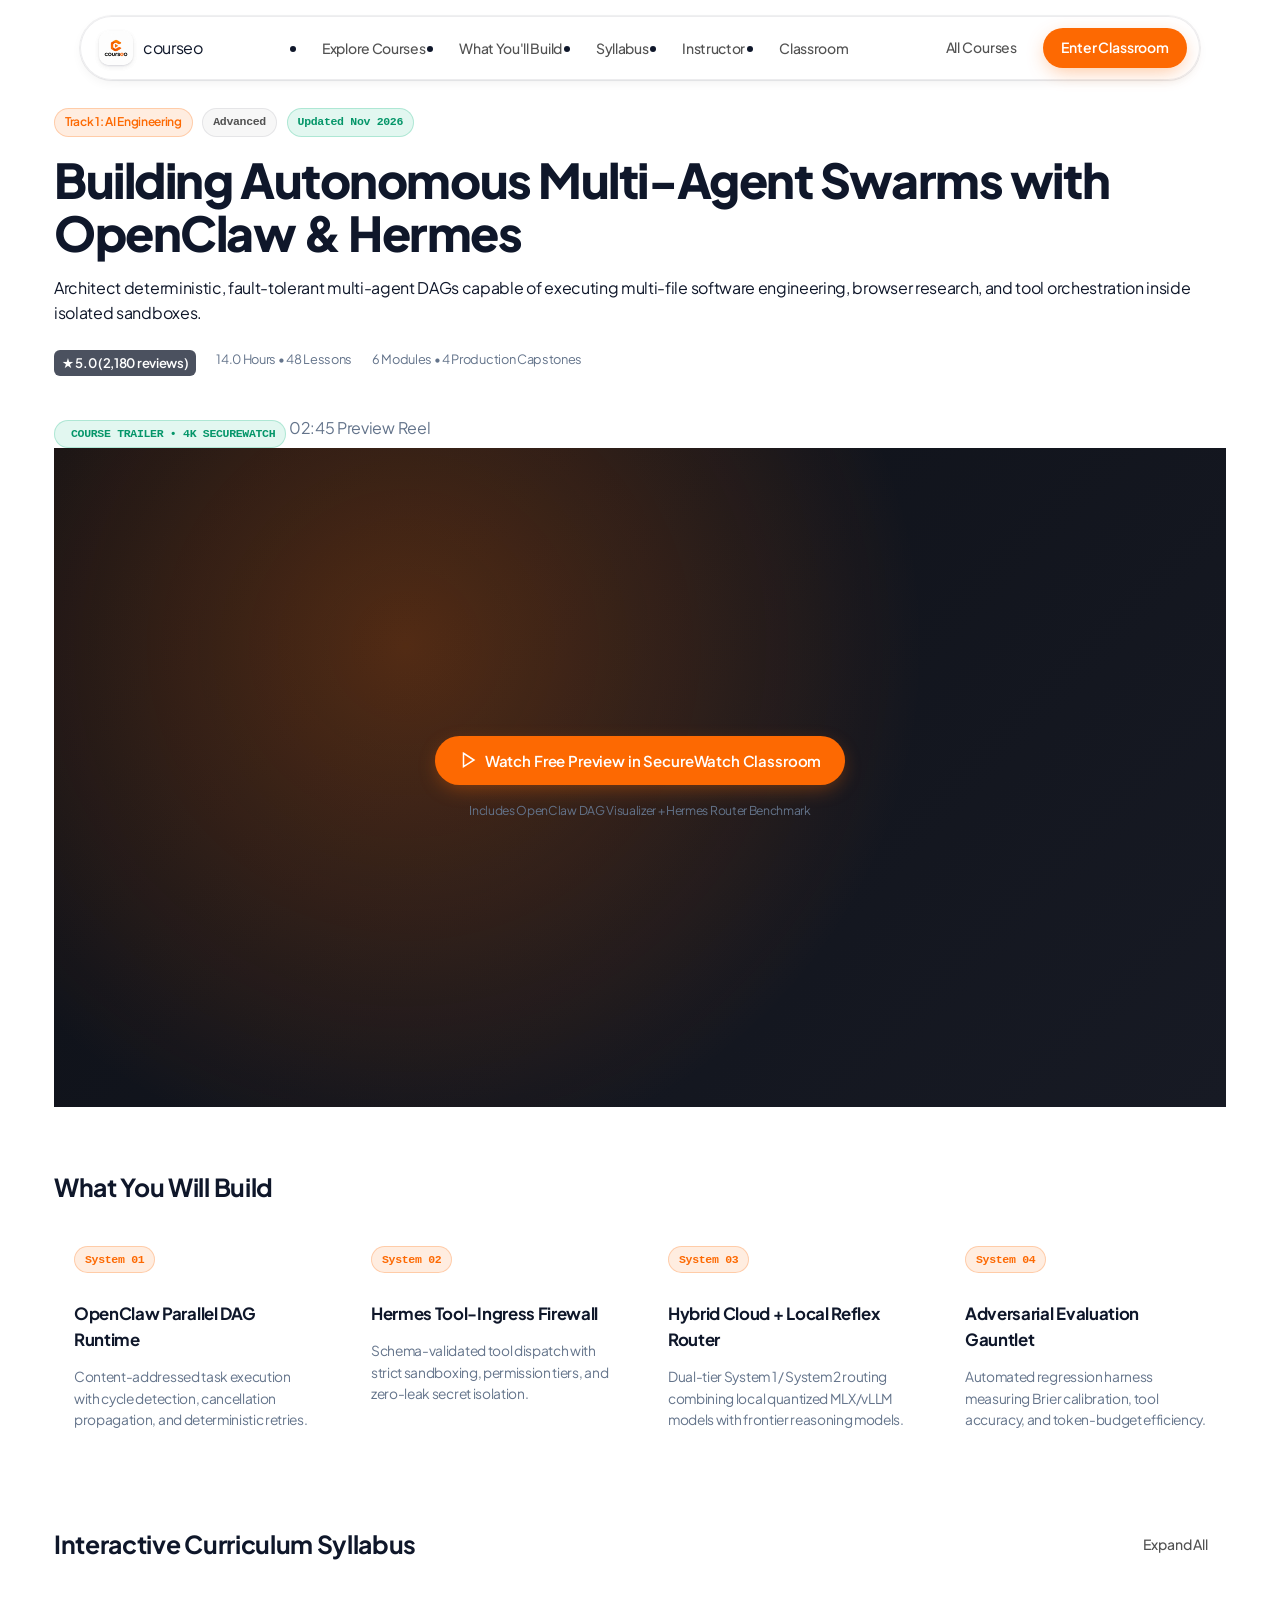
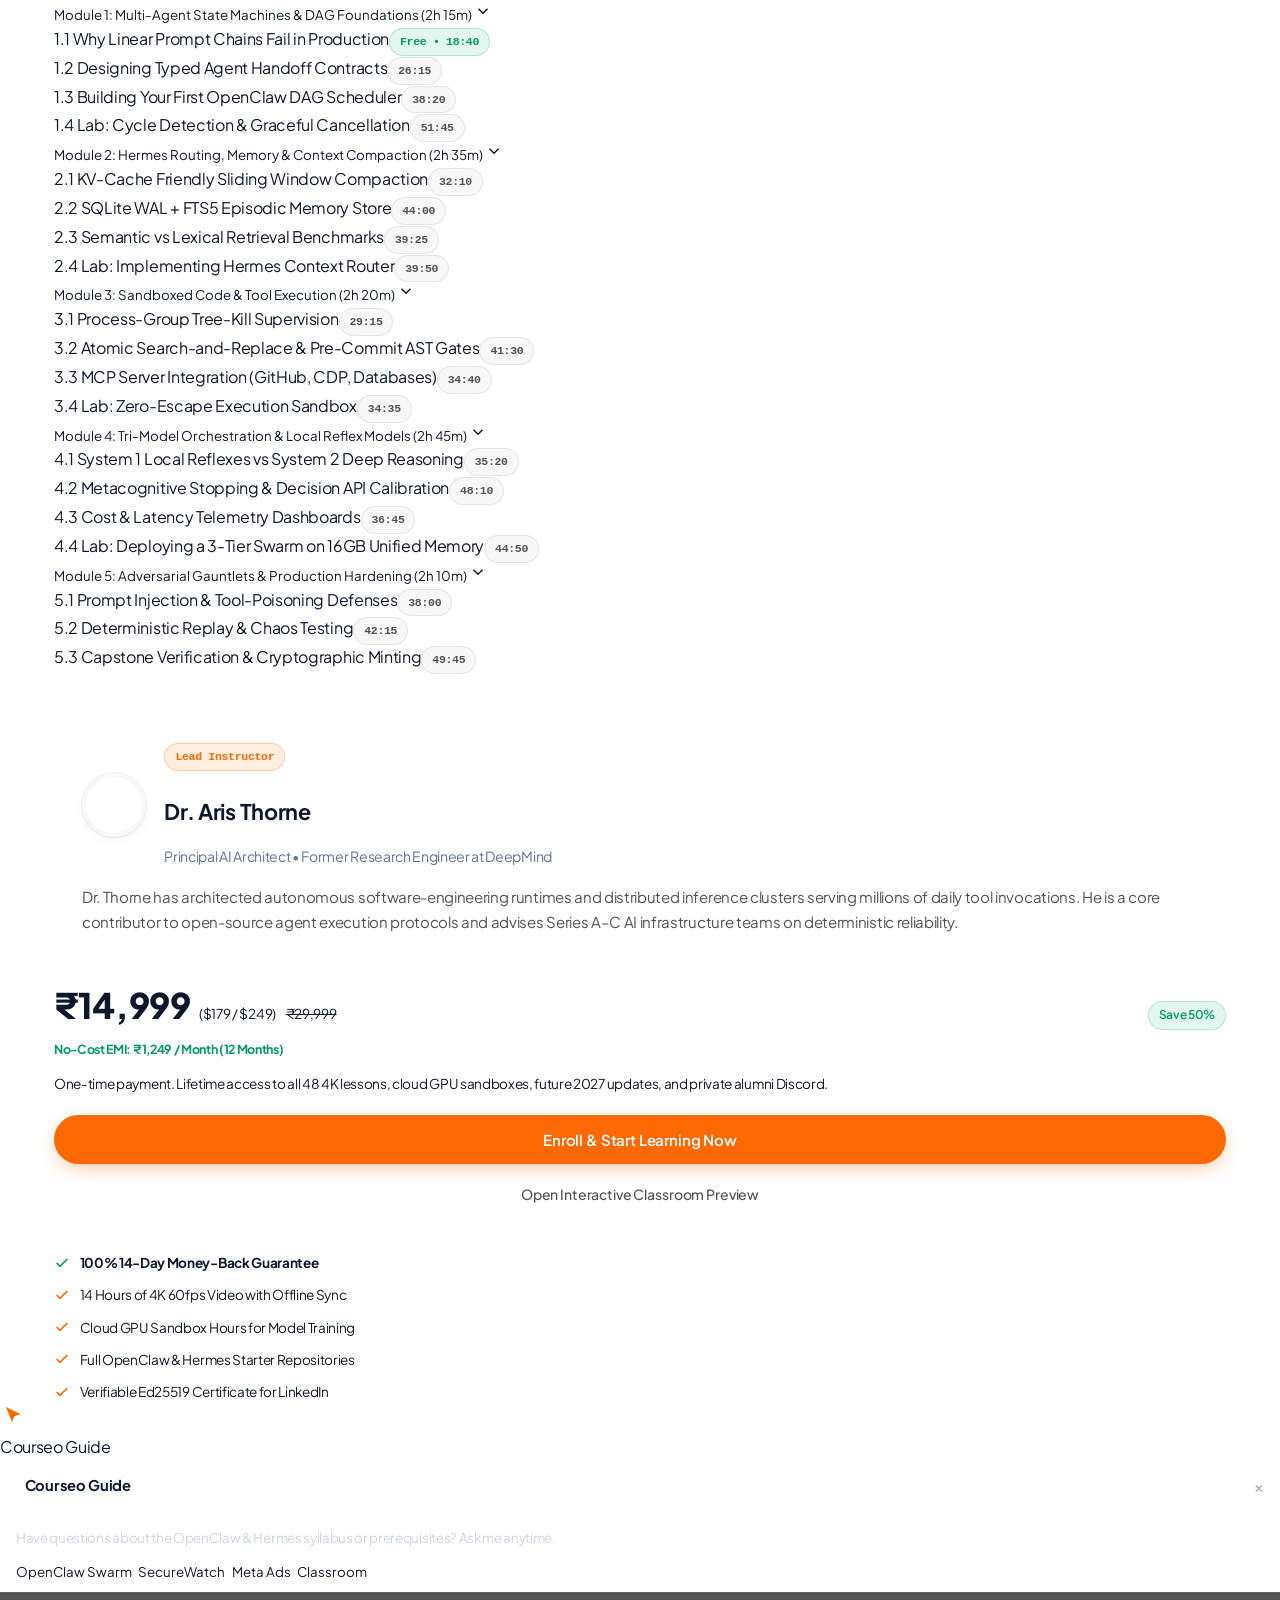
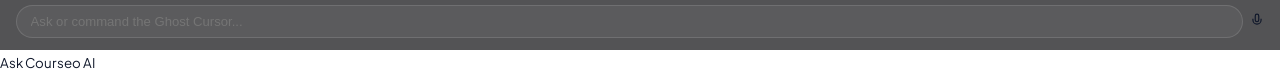
<file: web/course_detail.html>
<!DOCTYPE html>
<html lang="en">
<head>
  <meta charset="UTF-8">
  <meta name="viewport" content="width=device-width, initial-scale=1.0">
  <title>Autonomous Multi-Agent Swarms with OpenClaw &amp; Hermes — Courseo</title>
  <link rel="preconnect" href="https://fonts.googleapis.com">
  <link rel="preconnect" href="https://fonts.gstatic.com" crossorigin>
  <link href="https://fonts.googleapis.com/css2?family=Inter:wght@400;500;600;700&family=JetBrains+Mono:wght@400;500;600;700&family=Plus+Jakarta+Sans:wght@600;700;800&display=swap" rel="stylesheet">
  <link rel="stylesheet" href="./courseo.css">
</head>
<body>
  <header class="nav-shell">
    <nav class="nav-pill" aria-label="Primary">
      <a href="./index.html" class="brand-lockup">
        <span class="brand-mark">
          <img src="../assets/brand/courseo_logo_primary.jpg" alt="Courseo" onerror="this.style.display='none'">
        </span>
        <span class="brand-wordmark">cours<span>eo</span></span>
      </a>

      <ul class="nav-links">
        <li><a href="./courses.html">Explore Courses</a></li>
        <li><a href="#outcomes">What You'll Build</a></li>
        <li><a href="#syllabus">Syllabus</a></li>
        <li><a href="#instructor">Instructor</a></li>
        <li><a href="./classroom.html">Classroom</a></li>
      </ul>

      <div class="nav-actions">
        <a href="./courses.html" class="btn btn-ghost btn-sm">All Courses</a>
        <a href="./classroom.html" class="btn btn-primary btn-sm">Enter Classroom</a>
      </div>
    </nav>
  </header>

  <main class="section" style="padding-top: 2.75rem;">
    <div class="container detail-layout">
      <!-- Main Content Column -->
      <div style="display: flex; flex-direction: column; gap: 2.5rem;">
        <!-- Course Hero -->
        <div>
          <div style="display:flex; flex-wrap:wrap; gap:0.6rem; margin-bottom:1rem;">
            <span class="badge badge-orange">Track 1: AI Engineering</span>
            <span class="badge badge-mono">Advanced</span>
            <span class="badge badge-emerald badge-mono">Updated Nov 2026</span>
          </div>

          <h1 class="section-title" id="detail-title" style="font-size: clamp(2rem, 4vw, 3rem);">
            Building Autonomous Multi-Agent Swarms with OpenClaw &amp; Hermes
          </h1>

          <p class="section-subtitle" id="detail-subtitle" style="margin-bottom: 1.5rem;">
            Architect deterministic, fault-tolerant multi-agent DAGs capable of executing multi-file software engineering, browser research, and tool orchestration inside isolated sandboxes.
          </p>

          <div style="display:flex; flex-wrap:wrap; gap:1.25rem; font-family:var(--font-mono); font-size:0.8rem; color:var(--text-muted);">
            <span class="rating-pill" style="font-size:0.82rem;">★ 5.0 (2,180 reviews)</span>
            <span>14.0 Hours • 48 Lessons</span>
            <span>6 Modules • 4 Production Capstones</span>
          </div>
        </div>

        <!-- Preview Banner -->
        <div class="securewatch-frame">
          <div class="securewatch-topbar">
            <span class="badge badge-emerald badge-mono"><span class="pulse-dot"></span>COURSE TRAILER • 4K SECUREWATCH</span>
            <span style="color:var(--text-muted);">02:45 Preview Reel</span>
          </div>
          <div style="aspect-ratio:16/9; background: radial-gradient(circle at 30% 30%, rgba(253,105,2,0.28), transparent 55%), linear-gradient(135deg, #0D1017 0%, #171A24 100%); display:flex; flex-direction:column; align-items:center; justify-content:center; gap:1rem; padding:2rem; text-align:center;">
            <a href="./classroom.html" class="btn btn-primary btn-lg glow-pulse">
              <svg width="18" height="18" viewBox="0 0 24 24" fill="none" stroke="currentColor" stroke-width="2"><polygon points="6 3 20 12 6 21 6 3"/></svg>
              <span>Watch Free Preview in SecureWatch Classroom</span>
            </a>
            <span style="font-family:var(--font-mono); font-size:0.76rem; color:var(--text-muted);">Includes OpenClaw DAG Visualizer + Hermes Router Benchmark</span>
          </div>
        </div>

        <!-- What You'll Build -->
        <section id="outcomes">
          <h2 style="font-family:var(--font-display); font-size:1.55rem; margin-bottom:1.15rem;">What You Will Build</h2>
          <div style="display:grid; grid-template-columns: repeat(auto-fit, minmax(260px, 1fr)); gap:1rem;">
            <div class="glass-card" style="padding:1.25rem;">
              <span class="badge badge-orange badge-mono" style="margin-bottom:0.65rem;">System 01</span>
              <h3 style="font-family:var(--font-display); font-size:1.05rem; margin-bottom:0.4rem;">OpenClaw Parallel DAG Runtime</h3>
              <p style="font-size:0.86rem; color:var(--text-muted);">Content-addressed task execution with cycle detection, cancellation propagation, and deterministic retries.</p>
            </div>
            <div class="glass-card" style="padding:1.25rem;">
              <span class="badge badge-orange badge-mono" style="margin-bottom:0.65rem;">System 02</span>
              <h3 style="font-family:var(--font-display); font-size:1.05rem; margin-bottom:0.4rem;">Hermes Tool-Ingress Firewall</h3>
              <p style="font-size:0.86rem; color:var(--text-muted);">Schema-validated tool dispatch with strict sandboxing, permission tiers, and zero-leak secret isolation.</p>
            </div>
            <div class="glass-card" style="padding:1.25rem;">
              <span class="badge badge-orange badge-mono" style="margin-bottom:0.65rem;">System 03</span>
              <h3 style="font-family:var(--font-display); font-size:1.05rem; margin-bottom:0.4rem;">Hybrid Cloud + Local Reflex Router</h3>
              <p style="font-size:0.86rem; color:var(--text-muted);">Dual-tier System 1 / System 2 routing combining local quantized MLX/vLLM models with frontier reasoning models.</p>
            </div>
            <div class="glass-card" style="padding:1.25rem;">
              <span class="badge badge-orange badge-mono" style="margin-bottom:0.65rem;">System 04</span>
              <h3 style="font-family:var(--font-display); font-size:1.05rem; margin-bottom:0.4rem;">Adversarial Evaluation Gauntlet</h3>
              <p style="font-size:0.86rem; color:var(--text-muted);">Automated regression harness measuring Brier calibration, tool accuracy, and token-budget efficiency.</p>
            </div>
          </div>
        </section>

        <!-- Interactive Curriculum Accordion -->
        <section id="syllabus">
          <div style="display:flex; align-items:center; justify-content:space-between; margin-bottom:1.15rem;">
            <h2 style="font-family:var(--font-display); font-size:1.55rem;">Interactive Curriculum Syllabus</h2>
            <button class="btn btn-ghost btn-sm" id="toggle-all-modules" type="button">Expand All</button>
          </div>

          <div class="accordion" id="syllabus-accordion">
            <div class="accordion-item open">
              <button class="accordion-trigger" type="button">
                <span>Module 1: Multi-Agent State Machines &amp; DAG Foundations (2h 15m)</span>
                <svg class="accordion-chevron" width="18" height="18" viewBox="0 0 24 24" fill="none" stroke="currentColor" stroke-width="2"><path d="m6 9 6 6 6-6"/></svg>
              </button>
              <div class="accordion-panel">
                <div class="lesson-row"><span>1.1 Why Linear Prompt Chains Fail in Production</span><span class="badge badge-emerald badge-mono">Free • 18:40</span></div>
                <div class="lesson-row"><span>1.2 Designing Typed Agent Handoff Contracts</span><span class="badge badge-mono">26:15</span></div>
                <div class="lesson-row"><span>1.3 Building Your First OpenClaw DAG Scheduler</span><span class="badge badge-mono">38:20</span></div>
                <div class="lesson-row"><span>1.4 Lab: Cycle Detection &amp; Graceful Cancellation</span><span class="badge badge-mono">51:45</span></div>
              </div>
            </div>

            <div class="accordion-item">
              <button class="accordion-trigger" type="button">
                <span>Module 2: Hermes Routing, Memory &amp; Context Compaction (2h 35m)</span>
                <svg class="accordion-chevron" width="18" height="18" viewBox="0 0 24 24" fill="none" stroke="currentColor" stroke-width="2"><path d="m6 9 6 6 6-6"/></svg>
              </button>
              <div class="accordion-panel">
                <div class="lesson-row"><span>2.1 KV-Cache Friendly Sliding Window Compaction</span><span class="badge badge-mono">32:10</span></div>
                <div class="lesson-row"><span>2.2 SQLite WAL + FTS5 Episodic Memory Store</span><span class="badge badge-mono">44:00</span></div>
                <div class="lesson-row"><span>2.3 Semantic vs Lexical Retrieval Benchmarks</span><span class="badge badge-mono">39:25</span></div>
                <div class="lesson-row"><span>2.4 Lab: Implementing Hermes Context Router</span><span class="badge badge-mono">39:50</span></div>
              </div>
            </div>

            <div class="accordion-item">
              <button class="accordion-trigger" type="button">
                <span>Module 3: Sandboxed Code &amp; Tool Execution (2h 20m)</span>
                <svg class="accordion-chevron" width="18" height="18" viewBox="0 0 24 24" fill="none" stroke="currentColor" stroke-width="2"><path d="m6 9 6 6 6-6"/></svg>
              </button>
              <div class="accordion-panel">
                <div class="lesson-row"><span>3.1 Process-Group Tree-Kill Supervision</span><span class="badge badge-mono">29:15</span></div>
                <div class="lesson-row"><span>3.2 Atomic Search-and-Replace &amp; Pre-Commit AST Gates</span><span class="badge badge-mono">41:30</span></div>
                <div class="lesson-row"><span>3.3 MCP Server Integration (GitHub, CDP, Databases)</span><span class="badge badge-mono">34:40</span></div>
                <div class="lesson-row"><span>3.4 Lab: Zero-Escape Execution Sandbox</span><span class="badge badge-mono">34:35</span></div>
              </div>
            </div>

            <div class="accordion-item">
              <button class="accordion-trigger" type="button">
                <span>Module 4: Tri-Model Orchestration &amp; Local Reflex Models (2h 45m)</span>
                <svg class="accordion-chevron" width="18" height="18" viewBox="0 0 24 24" fill="none" stroke="currentColor" stroke-width="2"><path d="m6 9 6 6 6-6"/></svg>
              </button>
              <div class="accordion-panel">
                <div class="lesson-row"><span>4.1 System 1 Local Reflexes vs System 2 Deep Reasoning</span><span class="badge badge-mono">35:20</span></div>
                <div class="lesson-row"><span>4.2 Metacognitive Stopping &amp; Decision API Calibration</span><span class="badge badge-mono">48:10</span></div>
                <div class="lesson-row"><span>4.3 Cost &amp; Latency Telemetry Dashboards</span><span class="badge badge-mono">36:45</span></div>
                <div class="lesson-row"><span>4.4 Lab: Deploying a 3-Tier Swarm on 16GB Unified Memory</span><span class="badge badge-mono">44:50</span></div>
              </div>
            </div>

            <div class="accordion-item">
              <button class="accordion-trigger" type="button">
                <span>Module 5: Adversarial Gauntlets &amp; Production Hardening (2h 10m)</span>
                <svg class="accordion-chevron" width="18" height="18" viewBox="0 0 24 24" fill="none" stroke="currentColor" stroke-width="2"><path d="m6 9 6 6 6-6"/></svg>
              </button>
              <div class="accordion-panel">
                <div class="lesson-row"><span>5.1 Prompt Injection &amp; Tool-Poisoning Defenses</span><span class="badge badge-mono">38:00</span></div>
                <div class="lesson-row"><span>5.2 Deterministic Replay &amp; Chaos Testing</span><span class="badge badge-mono">42:15</span></div>
                <div class="lesson-row"><span>5.3 Capstone Verification &amp; Cryptographic Minting</span><span class="badge badge-mono">49:45</span></div>
              </div>
            </div>
          </div>
        </section>

        <!-- Instructor Bio -->
        <section id="instructor" class="glass-card" style="padding: 1.75rem;">
          <div style="display:flex; flex-wrap:wrap; align-items:center; gap:1.15rem; margin-bottom:1rem;">
            <div class="faculty-avatar" style="width:64px; height:64px; font-size:1.3rem;">AT</div>
            <div>
              <span class="badge badge-orange badge-mono" style="margin-bottom:0.35rem;">Lead Instructor</span>
              <h2 style="font-family:var(--font-display); font-size:1.35rem;">Dr. Aris Thorne</h2>
              <div style="color:var(--text-muted); font-size:0.88rem;">Principal AI Architect • Former Research Engineer at DeepMind</div>
            </div>
          </div>
          <p style="color:var(--text-secondary); font-size:0.94rem; line-height:1.7;">
            Dr. Thorne has architected autonomous software-engineering runtimes and distributed inference clusters serving millions of daily tool invocations. He is a core contributor to open-source agent execution protocols and advises Series A–C AI infrastructure teams on deterministic reliability.
          </p>
        </section>
      </div>

      <!-- Sticky Checkout Card -->
      <aside class="glass-card sticky-checkout" id="checkout-card">
        <div style="display:flex; align-items:baseline; justify-content:space-between;">
          <div>
            <span style="font-family:var(--font-display); font-size:2.2rem; font-weight:800; color:var(--text-slate-900);" id="checkout-price">₹14,999</span>
            <span style="color:var(--text-slate-400); font-size:0.85rem; margin-left:0.35rem;">($179 / $249)</span>
            <span style="color:var(--text-slate-400); font-size:0.85rem; text-decoration:line-through; margin-left:0.45rem;">₹29,999</span>
          </div>
          <span class="badge badge-emerald">Save 50%</span>
        </div>
        <div style="font-size:0.78rem; color:#059669; font-weight:700; margin-block:0.5rem 0.85rem;">
          No-Cost EMI: ₹1,249 / Month (12 Months)
        </div>

        <p style="font-size:0.85rem; color:var(--text-slate-600); line-height:1.6; margin-bottom:1.25rem;">
          One-time payment. Lifetime access to all 48 4K lessons, cloud GPU sandboxes, future 2027 updates, and private alumni Discord.
        </p>

        <a href="./classroom.html" class="btn btn-primary btn-lg glow-pulse" style="width:100%; text-align:center;">
          Enroll &amp; Start Learning Now
        </a>
        <a href="./classroom.html" class="btn btn-ghost" style="width:100%; text-align:center; margin-top:0.65rem;">
          Open Interactive Classroom Preview
        </a>

        <div style="border-top:1px solid var(--border-light); padding-top:1.1rem; margin-top:1.25rem; display:flex; flex-direction:column; gap:0.7rem; font-size:0.85rem; color:var(--text-slate-700);">
          <div style="display:flex; align-items:center; gap:0.6rem;">
            <svg width="16" height="16" viewBox="0 0 24 24" fill="none" stroke="#059669" stroke-width="2.5"><polyline points="20 6 9 17 4 12"/></svg>
            <span><strong>100% 14-Day Money-Back Guarantee</strong></span>
          </div>
          <div style="display:flex; align-items:center; gap:0.6rem;">
            <svg width="16" height="16" viewBox="0 0 24 24" fill="none" stroke="#FD6902" stroke-width="2.5"><polyline points="20 6 9 17 4 12"/></svg>
            <span>14 Hours of 4K 60fps Video with Offline Sync</span>
          </div>
          <div style="display:flex; align-items:center; gap:0.6rem;">
            <svg width="16" height="16" viewBox="0 0 24 24" fill="none" stroke="#FD6902" stroke-width="2.5"><polyline points="20 6 9 17 4 12"/></svg>
            <span>Cloud GPU Sandbox Hours for Model Training</span>
          </div>
          <div style="display:flex; align-items:center; gap:0.6rem;">
            <svg width="16" height="16" viewBox="0 0 24 24" fill="none" stroke="#FD6902" stroke-width="2.5"><polyline points="20 6 9 17 4 12"/></svg>
            <span>Full OpenClaw &amp; Hermes Starter Repositories</span>
          </div>
          <div style="display:flex; align-items:center; gap:0.6rem;">
            <svg width="16" height="16" viewBox="0 0 24 24" fill="none" stroke="#FD6902" stroke-width="2.5"><polyline points="20 6 9 17 4 12"/></svg>
            <span>Verifiable Ed25519 Certificate for LinkedIn</span>
          </div>
        </div>
      </aside>
    </div>
  </main>

  <script
    src="./weborient_agent.js"
    data-theme-color="#FD6902"
    data-cursor-style="modern-glow"
    data-manifest="./weborient_manifest.json"
    data-agent-name="Courseo Guide"
    data-greeting="Have questions about the OpenClaw & Hermes syllabus or prerequisites? Ask me anytime."
    defer></script>

  <script>
    // Interactive Accordion
    document.querySelectorAll('.accordion-trigger').forEach(trigger => {
      trigger.addEventListener('click', () => {
        trigger.parentElement.classList.toggle('open');
      });
    });

    let allExpanded = false;
    document.getElementById('toggle-all-modules').addEventListener('click', (e) => {
      allExpanded = !allExpanded;
      document.querySelectorAll('.accordion-item').forEach(item => {
        item.classList.toggle('open', allExpanded);
      });
      e.currentTarget.textContent = allExpanded ? 'Collapse All' : 'Expand All';
    });

    // Optional slug-aware title update when navigated from courses.html
    const slugMap = {
      'web-dev-ai': { title: 'Web Development via AI', price: '$179' },
      'voice-agents-gemini-live': { title: 'Next-Gen Voice Agents with Gemini Live & WebSockets', price: '$219' },
      'local-llm-inference-lora': { title: 'Local LLM Inference & LoRA Fine-Tuning', price: '$229' },
      'higgsfield-seedance-cinema': { title: 'AI Cinema: Higgsfield & Seedance 2.5 Guide', price: '$189' },
      'meta-ads-2026-scaling': { title: 'Meta Ads 2026/2027: Scaling DTC to $1M/Month', price: '$249' },
      'shopify-ecommerce-funnels': { title: 'E-Commerce Brand Building & Shopify Funnels', price: '$199' }
    };
    const slug = new URLSearchParams(window.location.search).get('slug');
    if (slug && slugMap[slug]) {
      document.getElementById('detail-title').textContent = slugMap[slug].title;
      document.getElementById('checkout-price').textContent = slugMap[slug].price;
      document.title = `${slugMap[slug].title} — Courseo`;
    }
  </script>
</body>
</html>
</file>
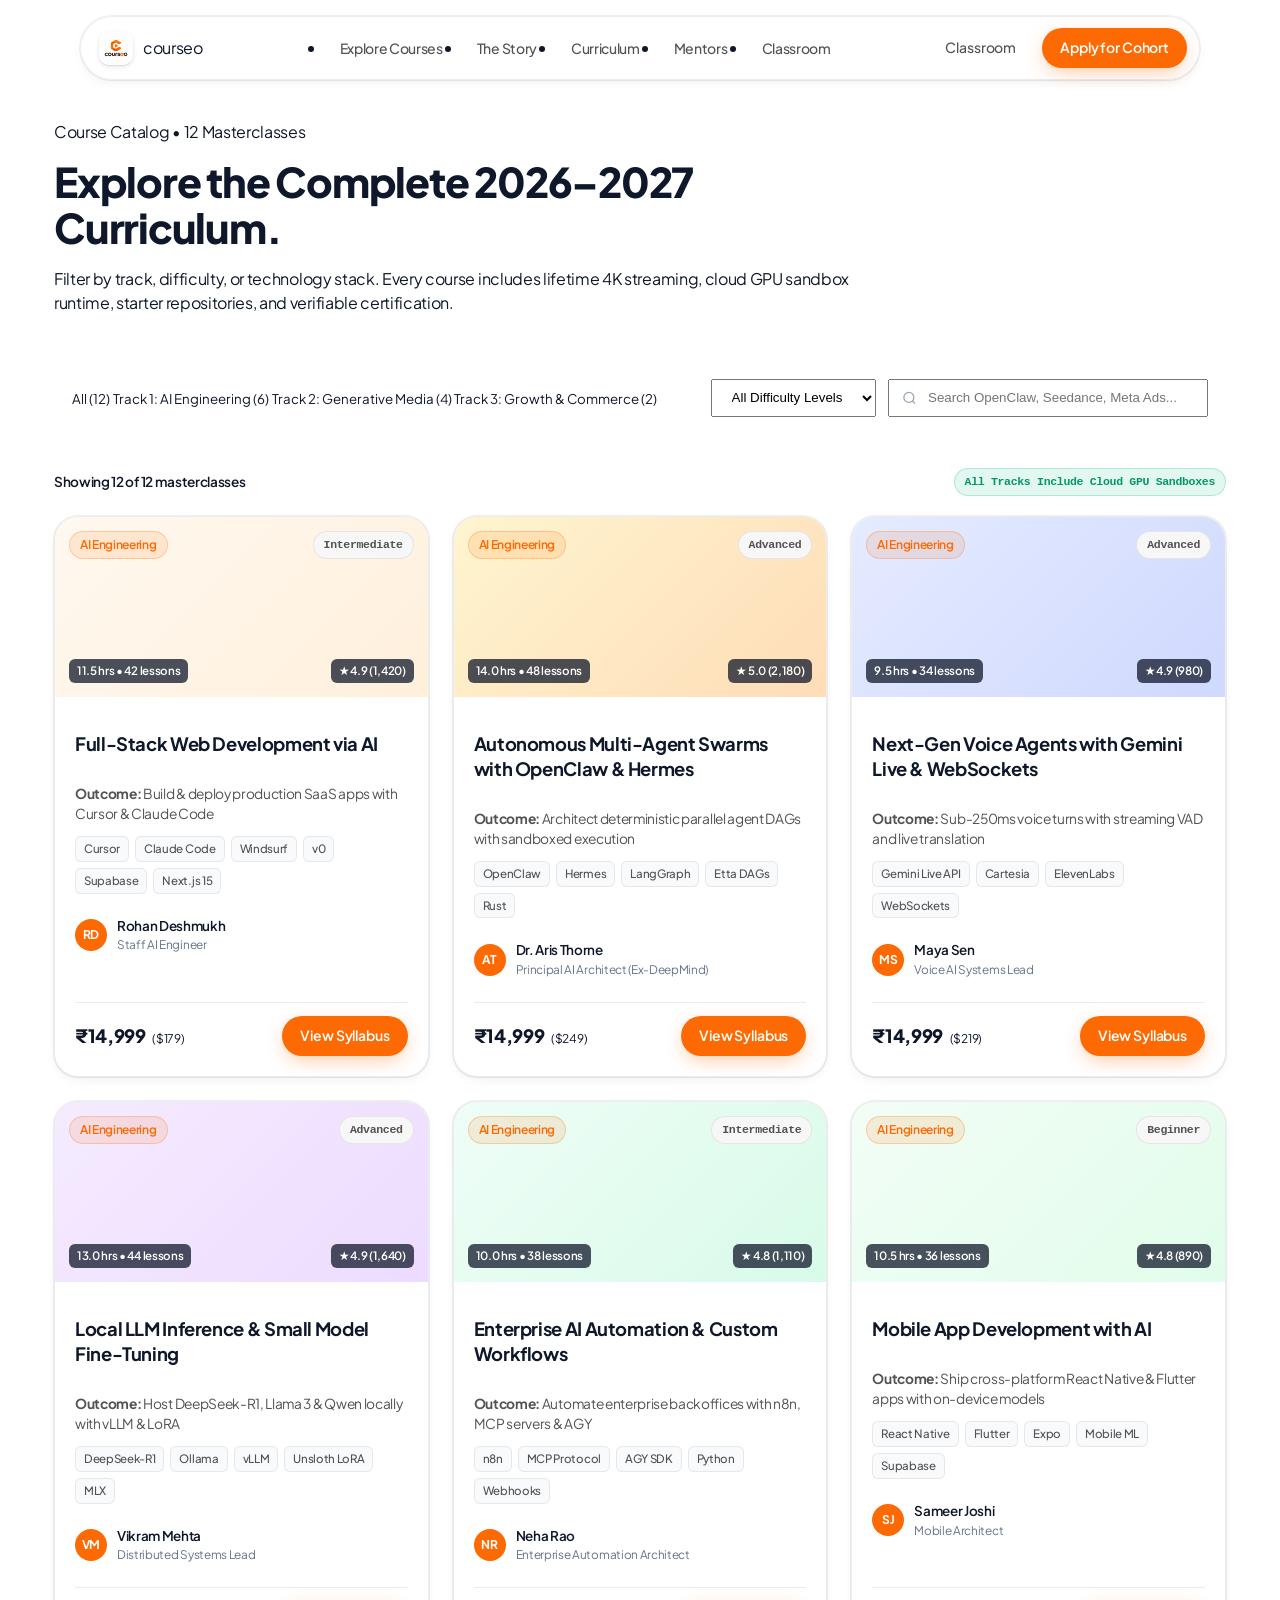
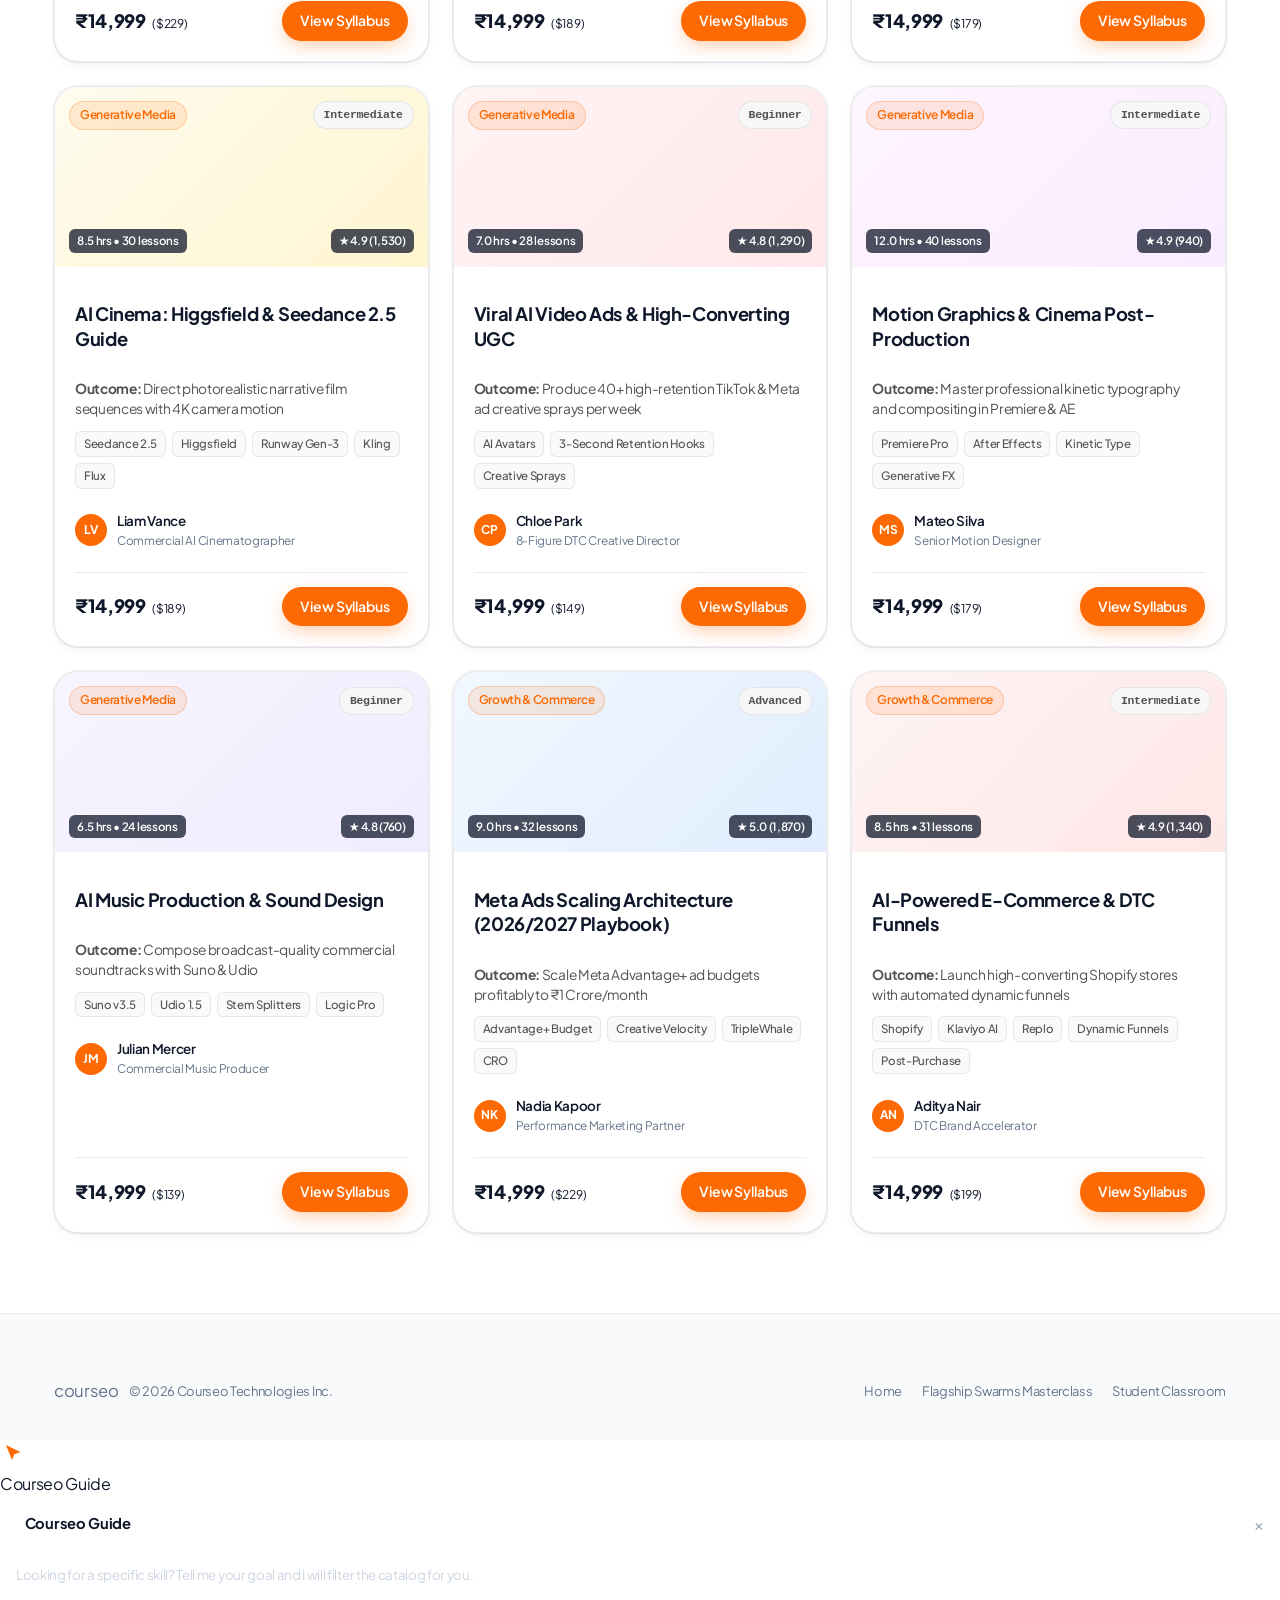
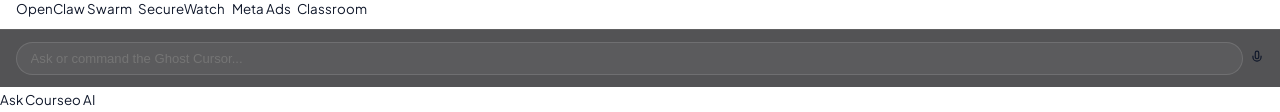
<file: web/courses.html>
<!DOCTYPE html>
<html lang="en">
<head>
  <meta charset="UTF-8">
  <meta name="viewport" content="width=device-width, initial-scale=1.0">
  <title>Course Catalog — Courseo 12-Course AI &amp; Creator Curriculum</title>
  <link rel="preconnect" href="https://fonts.googleapis.com">
  <link rel="preconnect" href="https://fonts.gstatic.com" crossorigin>
  <link href="https://fonts.googleapis.com/css2?family=Inter:wght@400;500;600;700&family=JetBrains+Mono:wght@400;500;600;700&family=Plus+Jakarta+Sans:wght@600;700;800&display=swap" rel="stylesheet">
  <link rel="stylesheet" href="./courseo.css">
</head>
<body>
  <!-- Floating Porcelain Glass Navigation -->
  <header class="nav-shell">
    <nav class="nav-pill" aria-label="Primary">
      <a href="./index.html" class="brand-lockup">
        <span class="brand-mark">
          <img src="../assets/brand/courseo_logo_primary.jpg" alt="Courseo" onerror="this.style.display='none'">
        </span>
        <span class="brand-wordmark">cours<span>eo</span></span>
      </a>

      <ul class="nav-links">
        <li><a href="./courses.html" class="active">Explore Courses</a></li>
        <li><a href="./index.html#the-shift">The Story</a></li>
        <li><a href="./index.html#curriculum">Curriculum</a></li>
        <li><a href="./index.html#faculty">Mentors</a></li>
        <li><a href="./classroom.html">Classroom</a></li>
      </ul>

      <div class="nav-actions">
        <a href="./classroom.html" class="btn btn-ghost btn-sm">Classroom</a>
        <a href="./index.html#pricing" class="btn btn-primary btn-sm">Apply for Cohort</a>
      </div>
    </nav>
  </header>

  <main class="section" style="padding-top: 3.5rem;">
    <div class="container">
      <div class="section-header" style="max-width: 820px;">
        <div class="section-eyebrow">Course Catalog • 12 Masterclasses</div>
        <h1 class="section-title">Explore the Complete 2026–2027 Curriculum.</h1>
        <p class="section-subtitle">
          Filter by track, difficulty, or technology stack. Every course includes lifetime 4K streaming, cloud GPU sandbox runtime, starter repositories, and verifiable certification.
        </p>
      </div>

      <!-- Filter & Search Bar -->
      <div class="glass-card" style="padding: 1.15rem; margin-bottom: 2rem; display: flex; flex-wrap: wrap; align-items: center; justify-content: space-between; gap: 1rem;">
        <div class="track-tabs" role="tablist" aria-label="Filter by track">
          <button class="track-tab active" data-track="all" type="button">All (12)</button>
          <button class="track-tab" data-track="ai-engineering" type="button">Track 1: AI Engineering (6)</button>
          <button class="track-tab" data-track="generative-media" type="button">Track 2: Generative Media (4)</button>
          <button class="track-tab" data-track="growth-commerce" type="button">Track 3: Growth &amp; Commerce (2)</button>
        </div>

        <div style="display: flex; flex-wrap: wrap; align-items: center; gap: 0.75rem; flex: 1; justify-content: flex-end;">
          <select id="level-filter" class="input-glass" style="min-width: 155px; padding: 0.62rem 1rem;" aria-label="Filter by difficulty">
            <option value="all">All Difficulty Levels</option>
            <option value="Beginner">Beginner</option>
            <option value="Intermediate">Intermediate</option>
            <option value="Advanced">Advanced</option>
          </select>

          <div style="position: relative; flex: 1; max-width: 320px; min-width: 220px;">
            <input type="search" id="catalog-search" class="input-glass" placeholder="Search OpenClaw, Seedance, Meta Ads..." style="width: 100%; min-width: 0; padding: 0.62rem 1rem 0.62rem 2.4rem;" aria-label="Search courses">
            <svg width="15" height="15" viewBox="0 0 24 24" fill="none" stroke="#94A3B8" stroke-width="2" style="position:absolute; left:0.9rem; top:50%; transform:translateY(-50%); pointer-events:none;"><circle cx="11" cy="11" r="8"/><path d="m21 21-4.3-4.3"/></svg>
          </div>
        </div>
      </div>

      <div style="display:flex; align-items:center; justify-content:space-between; margin-bottom:1.25rem; font-size:0.85rem; color:var(--text-slate-500);">
        <span id="results-count" style="font-weight:600;">Showing 12 of 12 masterclasses</span>
        <span class="badge badge-emerald badge-mono">All Tracks Include Cloud GPU Sandboxes</span>
      </div>

      <div class="course-grid" id="catalog-grid" aria-live="polite"></div>
    </div>
  </main>

  <footer class="site-footer" style="margin-top: 5rem;">
    <div class="container">
      <div class="footer-bottom" style="border-top: none; padding-top: 0;">
        <div class="brand-lockup">
          <span class="brand-wordmark" style="font-size:1.05rem;">cours<span>eo</span></span>
          <span style="color:var(--text-slate-400);">© 2026 Courseo Technologies Inc.</span>
        </div>
        <div style="display:flex; gap:1.25rem;">
          <a href="./index.html">Home</a>
          <a href="./course_detail.html">Flagship Swarms Masterclass</a>
          <a href="./classroom.html">Student Classroom</a>
        </div>
      </div>
    </div>
  </footer>

  <script
    src="./weborient_agent.js"
    data-theme-color="#FD6902"
    data-cursor-style="modern-glow"
    data-manifest="./weborient_manifest.json"
    data-agent-name="Courseo Guide"
    data-greeting="Looking for a specific skill? Tell me your goal and I will filter the catalog for you."
    defer></script>

  <script>
    const CATALOG = [
      { id: 'full-stack-web-dev-ai', track: 'ai-engineering', trackLabel: 'AI Engineering', title: 'Full-Stack Web Development via AI', outcome: 'Build & deploy production SaaS apps with Cursor & Claude Code', tech: 'Cursor, Claude Code, Windsurf, v0, Supabase, Next.js 15', level: 'Intermediate', duration: '11.5 hrs • 42 lessons', rating: '4.9 (1,420)', instructor: 'Rohan Deshmukh', initials: 'RD', role: 'Staff AI Engineer', priceInr: '₹14,999', priceUsd: '$179', gradient: 'linear-gradient(135deg, #FFF7ED 0%, #FFEDD5 100%)' },
      { id: 'autonomous-swarms-openclaw-hermes', track: 'ai-engineering', trackLabel: 'AI Engineering', title: 'Autonomous Multi-Agent Swarms with OpenClaw & Hermes', outcome: 'Architect deterministic parallel agent DAGs with sandboxed execution', tech: 'OpenClaw, Hermes, LangGraph, Etta DAGs, Rust', level: 'Advanced', duration: '14.0 hrs • 48 lessons', rating: '5.0 (2,180)', instructor: 'Dr. Aris Thorne', initials: 'AT', role: 'Principal AI Architect (Ex-DeepMind)', priceInr: '₹14,999', priceUsd: '$249', gradient: 'linear-gradient(135deg, #FEF3C7 0%, #FED7AA 100%)' },
      { id: 'voice-agents-gemini-live', track: 'ai-engineering', trackLabel: 'AI Engineering', title: 'Next-Gen Voice Agents with Gemini Live & WebSockets', outcome: 'Sub-250ms voice turns with streaming VAD and live translation', tech: 'Gemini Live API, Cartesia, ElevenLabs, WebSockets', level: 'Advanced', duration: '9.5 hrs • 34 lessons', rating: '4.9 (980)', instructor: 'Maya Sen', initials: 'MS', role: 'Voice AI Systems Lead', priceInr: '₹14,999', priceUsd: '$219', gradient: 'linear-gradient(135deg, #E0E7FF 0%, #C7D2FE 100%)' },
      { id: 'local-llm-inference-small-models-vllm-lora', track: 'ai-engineering', trackLabel: 'AI Engineering', title: 'Local LLM Inference & Small Model Fine-Tuning', outcome: 'Host DeepSeek-R1, Llama 3 & Qwen locally with vLLM & LoRA', tech: 'DeepSeek-R1, Ollama, vLLM, Unsloth LoRA, MLX', level: 'Advanced', duration: '13.0 hrs • 44 lessons', rating: '4.9 (1,640)', instructor: 'Vikram Mehta', initials: 'VM', role: 'Distributed Systems Lead', priceInr: '₹14,999', priceUsd: '$229', gradient: 'linear-gradient(135deg, #F3E8FF 0%, #E9D5FF 100%)' },
      { id: 'enterprise-ai-automation-custom-workflows', track: 'ai-engineering', trackLabel: 'AI Engineering', title: 'Enterprise AI Automation & Custom Workflows', outcome: 'Automate enterprise backoffices with n8n, MCP servers & AGY', tech: 'n8n, MCP Protocol, AGY SDK, Python, Webhooks', level: 'Intermediate', duration: '10.0 hrs • 38 lessons', rating: '4.8 (1,110)', instructor: 'Neha Rao', initials: 'NR', role: 'Enterprise Automation Architect', priceInr: '₹14,999', priceUsd: '$189', gradient: 'linear-gradient(135deg, #ECFDF5 0%, #D1FAE5 100%)' },
      { id: 'mobile-app-dev-ai', track: 'ai-engineering', trackLabel: 'AI Engineering', title: 'Mobile App Development with AI', outcome: 'Ship cross-platform React Native & Flutter apps with on-device models', tech: 'React Native, Flutter, Expo, Mobile ML, Supabase', level: 'Beginner', duration: '10.5 hrs • 36 lessons', rating: '4.8 (890)', instructor: 'Sameer Joshi', initials: 'SJ', role: 'Mobile Architect', priceInr: '₹14,999', priceUsd: '$179', gradient: 'linear-gradient(135deg, #F0FDF4 0%, #DCFCE7 100%)' },
      { id: 'ai-cinema-higgsfield-seedance', track: 'generative-media', trackLabel: 'Generative Media', title: 'AI Cinema: Higgsfield & Seedance 2.5 Guide', outcome: 'Direct photorealistic narrative film sequences with 4K camera motion', tech: 'Seedance 2.5, Higgsfield, Runway Gen-3, Kling, Flux', level: 'Intermediate', duration: '8.5 hrs • 30 lessons', rating: '4.9 (1,530)', instructor: 'Liam Vance', initials: 'LV', role: 'Commercial AI Cinematographer', priceInr: '₹14,999', priceUsd: '$189', gradient: 'linear-gradient(135deg, #FFFBEB 0%, #FEF3C7 100%)' },
      { id: 'viral-ai-video-ads-ugc-generation', track: 'generative-media', trackLabel: 'Generative Media', title: 'Viral AI Video Ads & High-Converting UGC', outcome: 'Produce 40+ high-retention TikTok & Meta ad creative sprays per week', tech: 'AI Avatars, 3-Second Retention Hooks, Creative Sprays', level: 'Beginner', duration: '7.0 hrs • 28 lessons', rating: '4.8 (1,290)', instructor: 'Chloe Park', initials: 'CP', role: '8-Figure DTC Creative Director', priceInr: '₹14,999', priceUsd: '$149', gradient: 'linear-gradient(135deg, #FFF1F2 0%, #FFE4E6 100%)' },
      { id: 'motion-graphics-cinema-post-production', track: 'generative-media', trackLabel: 'Generative Media', title: 'Motion Graphics & Cinema Post-Production', outcome: 'Master professional kinetic typography and compositing in Premiere & AE', tech: 'Premiere Pro, After Effects, Kinetic Type, Generative FX', level: 'Intermediate', duration: '12.0 hrs • 40 lessons', rating: '4.9 (940)', instructor: 'Mateo Silva', initials: 'MS', role: 'Senior Motion Designer', priceInr: '₹14,999', priceUsd: '$179', gradient: 'linear-gradient(135deg, #FDF4FF 0%, #FAE8FF 100%)' },
      { id: 'ai-music-production-sound-design', track: 'generative-media', trackLabel: 'Generative Media', title: 'AI Music Production & Sound Design', outcome: 'Compose broadcast-quality commercial soundtracks with Suno & Udio', tech: 'Suno v3.5, Udio 1.5, Stem Splitters, Logic Pro', level: 'Beginner', duration: '6.5 hrs • 24 lessons', rating: '4.8 (760)', instructor: 'Julian Mercer', initials: 'JM', role: 'Commercial Music Producer', priceInr: '₹14,999', priceUsd: '$139', gradient: 'linear-gradient(135deg, #F5F3FF 0%, #EDE9FE 100%)' },
      { id: 'meta-ads-scaling-architecture-2026', track: 'growth-commerce', trackLabel: 'Growth & Commerce', title: 'Meta Ads Scaling Architecture (2026/2027 Playbook)', outcome: 'Scale Meta Advantage+ ad budgets profitably to ₹1 Crore/month', tech: 'Advantage+ Budget, Creative Velocity, TripleWhale, CRO', level: 'Advanced', duration: '9.0 hrs • 32 lessons', rating: '5.0 (1,870)', instructor: 'Nadia Kapoor', initials: 'NK', role: 'Performance Marketing Partner', priceInr: '₹14,999', priceUsd: '$229', gradient: 'linear-gradient(135deg, #EFF6FF 0%, #DBEAFE 100%)' },
      { id: 'ai-ecommerce-dtc-funnels-shopify', track: 'growth-commerce', trackLabel: 'Growth & Commerce', title: 'AI-Powered E-Commerce & DTC Funnels', outcome: 'Launch high-converting Shopify stores with automated dynamic funnels', tech: 'Shopify, Klaviyo AI, Replo, Dynamic Funnels, Post-Purchase', level: 'Intermediate', duration: '8.5 hrs • 31 lessons', rating: '4.9 (1,340)', instructor: 'Aditya Nair', initials: 'AN', role: 'DTC Brand Accelerator', priceInr: '₹14,999', priceUsd: '$199', gradient: 'linear-gradient(135deg, #FEF2F2 0%, #FEE2E2 100%)' }
    ];

    let activeTrack = 'all';
    let activeLevel = 'all';
    let searchTerm = '';

    const grid = document.getElementById('catalog-grid');
    const countEl = document.getElementById('results-count');

    function renderCatalog() {
      const q = searchTerm.trim().toLowerCase();
      const list = CATALOG.filter(c => {
        const matchTrack = activeTrack === 'all' || c.track === activeTrack;
        const matchLevel = activeLevel === 'all' || c.level === activeLevel;
        const matchQuery = !q ||
          c.title.toLowerCase().includes(q) ||
          c.tech.toLowerCase().includes(q) ||
          c.instructor.toLowerCase().includes(q) ||
          c.outcome.toLowerCase().includes(q) ||
          c.trackLabel.toLowerCase().includes(q);
        return matchTrack && matchLevel && matchQuery;
      });

      countEl.textContent = `Showing ${list.length} of ${CATALOG.length} masterclasses`;

      if (!list.length) {
        grid.innerHTML = `<div class="glass-card" style="grid-column:1/-1; padding:3rem; text-align:center; color:var(--text-slate-500);">No masterclasses match your current filter. Try clearing the search query.</div>`;
        return;
      }

      grid.innerHTML = list.map(c => `
        <article class="course-card" id="course-${c.id}" data-course-id="${c.id}" data-track="${c.track}">
          <div class="course-thumb">
            <div class="course-thumb-art" style="background:${c.gradient};"></div>
            <div class="course-thumb-top">
              <span class="badge badge-orange">${c.trackLabel}</span>
              <span class="badge badge-mono">${c.level}</span>
            </div>
            <div class="course-thumb-bottom">
              <span class="hud-chip">${c.duration}</span>
              <span class="rating-pill">★ ${c.rating}</span>
            </div>
          </div>
          <div class="course-body">
            <h2 class="course-title">${c.title}</h2>
            <div class="course-outcome">
              <strong>Outcome:</strong> ${c.outcome}
            </div>
            <div class="tech-stack-row">
              ${c.tech.split(',').map(t => `<span class="tech-chip">${t.trim()}</span>`).join('')}
            </div>
            <div class="course-instructor">
              <div class="avatar-circle">${c.initials}</div>
              <div class="instructor-meta">
                <span class="instructor-name">${c.instructor}</span>
                <span class="instructor-role">${c.role}</span>
              </div>
            </div>
            <div style="display:flex; justify-content:space-between; align-items:center; margin-top:auto; padding-top:0.85rem; border-top:1px solid var(--border-subtle);">
              <div>
                <span style="font-family:var(--font-display); font-size:1.15rem; font-weight:800; color:var(--text-slate-900);">${c.priceInr}</span>
                <span style="font-size:0.75rem; color:var(--text-slate-400); margin-left:0.25rem;">(${c.priceUsd})</span>
              </div>
              <a href="./course_detail.html?slug=${c.id}" class="btn btn-primary btn-sm">View Syllabus</a>
            </div>
          </div>
        </article>
      `).join('');
    }

    document.querySelectorAll('.track-tab').forEach(btn => {
      btn.addEventListener('click', () => {
        document.querySelectorAll('.track-tab').forEach(b => b.classList.remove('active'));
        btn.classList.add('active');
        activeTrack = btn.dataset.track;
        renderCatalog();
      });
    });

    document.getElementById('level-filter').addEventListener('change', (e) => {
      activeLevel = e.target.value;
      renderCatalog();
    });

    document.getElementById('catalog-search').addEventListener('input', (e) => {
      searchTerm = e.target.value;
      renderCatalog();
    });

    const params = new URLSearchParams(window.location.search);
    const initialTrack = params.get('track');
    if (initialTrack && ['ai-engineering', 'generative-media', 'growth-commerce'].includes(initialTrack)) {
      activeTrack = initialTrack;
      document.querySelectorAll('.track-tab').forEach(b => {
        b.classList.toggle('active', b.dataset.track === initialTrack);
      });
    }

    renderCatalog();
  </script>
</body>
</html>
</file>
<file: web/courseo.css>
/* ==========================================================================
   Courseo — JobHunt Template Redesign Tokens & Architecture
   ========================================================================== */

:root {
  /* Brand Identity & Accent Tokens */
  --brand-orange: #FD6902;
  --brand-orange-hover: #FF7A1A;
  --brand-orange-bright: #FF8A00;
  --brand-orange-tint: rgba(253, 105, 2, 0.12);
  --brand-orange-border: rgba(253, 105, 2, 0.24);

  /* Base Surfaces */
  --surface-white: #FFFFFF;
  --surface-snow: #F8FAFC;
  --surface-card: #F7F7F7;
  --surface-glass: rgba(255, 255, 255, 0.86);

  /* Text & Strokes */
  --text-primary: #0F172A;
  --text-secondary: #525252;
  --text-muted: #64748B;
  --border-subtle: #EBEBEB;
  --border-slate: rgba(15, 23, 42, 0.08);
  --border-strong: rgba(15, 23, 42, 0.14);

  /* Radii */
  --radius-pill: 9999px;
  --radius-hero: 32px;
  --radius-frame: 28px;
  --radius-card: 24px;
  --radius-squircle: 12px;

  /* Signature Multi-Stop Shadows */
  --shadow-signature:
    0 0 0 1px rgba(15, 23, 42, 0.06),
    0 1px 2px rgba(15, 23, 42, 0.04),
    0 4px 12px -2px rgba(15, 23, 42, 0.06);
  --shadow-card-xl:
    0 0 0 1px rgba(15, 23, 42, 0.05),
    0 12px 28px -6px rgba(15, 23, 42, 0.12),
    0 24px 48px -12px rgba(15, 23, 42, 0.14);
  --shadow-squircle:
    0 1px 2px rgba(15, 23, 42, 0.06),
    0 2px 6px rgba(15, 23, 42, 0.04);
  --shadow-orange-glow:
    0 6px 20px -4px rgba(253, 105, 2, 0.42);

  /* Typography */
  --font-sans: "Plus Jakarta Sans", "Inter", -apple-system, BlinkMacSystemFont, "Segoe UI", Roboto, sans-serif;
  --tracking-tight: -0.02em;
  --tracking-display: -0.03em;

  /* Layout */
  --container-max: 1220px;
  --transition-fast: 180ms cubic-bezier(0.2, 0.8, 0.2, 1);
  --transition-smooth: 320ms cubic-bezier(0.16, 1, 0.3, 1);
}

/* ==========================================================================
   Reset & Base
   ========================================================================== */

*,
*::before,
*::after {
  box-sizing: border-box;
}

html {
  scroll-behavior: smooth;
  -webkit-font-smoothing: antialiased;
  -moz-osx-font-smoothing: grayscale;
}

body {
  margin: 0;
  font-family: var(--font-sans);
  background-color: var(--surface-white);
  color: var(--text-primary);
  letter-spacing: var(--tracking-tight);
  line-height: 1.55;
  overflow-x: hidden;
}

img {
  display: block;
  max-width: 100%;
}

a {
  color: inherit;
  text-decoration: none;
}

button {
  font-family: inherit;
  cursor: pointer;
  border: none;
  background: none;
  padding: 0;
  color: inherit;
}

.container {
  width: 100%;
  max-width: var(--container-max);
  margin: 0 auto;
  padding: 0 24px;
}

.section-block {
  padding: 88px 0;
}

.section-block--tinted {
  background-color: var(--surface-snow);
  border-top: 1px solid var(--border-slate);
  border-bottom: 1px solid var(--border-slate);
}

/* ==========================================================================
   Shared Pills, Badges & Buttons
   ========================================================================== */

.eyebrow-pill {
  display: inline-flex;
  align-items: center;
  gap: 8px;
  padding: 6px 14px;
  border-radius: var(--radius-pill);
  background: var(--brand-orange-tint);
  border: 1px solid var(--brand-orange-border);
  color: var(--brand-orange);
  font-size: 0.8125rem;
  font-weight: 600;
  letter-spacing: -0.01em;
}

.eyebrow-pill--neutral {
  background: var(--surface-card);
  border-color: var(--border-subtle);
  color: var(--text-secondary);
}

.btn {
  display: inline-flex;
  align-items: center;
  justify-content: center;
  gap: 8px;
  border-radius: var(--radius-pill);
  font-weight: 600;
  font-size: 0.9375rem;
  letter-spacing: -0.01em;
  transition: transform var(--transition-fast), background-color var(--transition-fast), box-shadow var(--transition-fast), border-color var(--transition-fast);
  white-space: nowrap;
}

.btn--primary,
.btn-primary {
  background-color: var(--brand-orange);
  color: var(--surface-white);
  padding: 13px 24px;
  box-shadow: var(--shadow-orange-glow);
}

.btn--primary:hover,
.btn-primary:hover {
  background-color: var(--brand-orange-hover);
  transform: translateY(-1px);
  box-shadow: 0 10px 24px -6px rgba(253, 105, 2, 0.5);
}

.btn--primary:active,
.btn-primary:active {
  transform: translateY(0);
}

.btn--outline,
.btn-outline {
  background-color: var(--surface-white);
  color: var(--text-primary);
  padding: 13px 24px;
  border: 1px solid var(--border-strong);
  box-shadow: var(--shadow-signature);
}

.btn--outline:hover,
.btn-outline:hover {
  border-color: var(--text-primary);
  background-color: var(--surface-snow);
  transform: translateY(-1px);
}

.btn--ghost,
.btn-ghost {
  padding: 9px 16px;
  color: var(--text-secondary);
  font-size: 0.875rem;
  font-weight: 500;
}

.btn--ghost:hover,
.btn-ghost:hover {
  color: var(--text-primary);
  background-color: var(--surface-card);
}

.btn--sm,
.btn-sm {
  padding: 9px 18px;
  font-size: 0.875rem;
}

.btn--full,
.btn-full {
  width: 100%;
  padding: 15px 24px;
}

/* ==========================================================================
   1. Floating Porcelain Glass Pill Navbar
   ========================================================================== */

.navbar-wrap,
.nav-shell {
  position: sticky;
  top: 16px;
  z-index: 60;
  padding: 0 20px;
}

.navbar-pill,
.nav-pill {
  max-width: 1120px;
  margin: 0 auto;
  height: 64px;
  padding: 0 12px 0 18px;
  border-radius: var(--radius-pill);
  background: var(--surface-glass);
  backdrop-filter: blur(18px);
  -webkit-backdrop-filter: blur(18px);
  border: 1px solid var(--border-slate);
  box-shadow: var(--shadow-signature);
  display: flex;
  align-items: center;
  justify-content: space-between;
  gap: 16px;
}

.brand-lockup {
  display: inline-flex;
  align-items: center;
  gap: 10px;
  text-decoration: none;
}

.brand-logo-img,
.brand-mark img,
.brand-mark {
  width: 34px;
  height: 34px;
  border-radius: 10px;
  object-fit: cover;
  box-shadow: var(--shadow-squircle);
  display: block;
}
  box-shadow: var(--shadow-squircle);
}

.brand-wordmark {
  font-size: 1.25rem;
  font-weight: 800;
  letter-spacing: -0.03em;
  line-height: 1;
}

.brand-wordmark__primary {
  color: var(--text-primary);
}

.brand-wordmark__accent {
  color: var(--brand-orange);
}

.nav-links {
  display: flex;
  align-items: center;
  gap: 6px;
}

.nav-links a {
  padding: 8px 14px;
  border-radius: var(--radius-pill);
  font-size: 0.875rem;
  font-weight: 500;
  color: var(--text-secondary);
  transition: color var(--transition-fast), background-color var(--transition-fast);
}

.nav-links a:hover {
  color: var(--text-primary);
  background-color: var(--surface-card);
}

.nav-actions {
  display: flex;
  align-items: center;
  gap: 8px;
}

.cmd-trigger {
  display: inline-flex;
  align-items: center;
  gap: 10px;
  height: 38px;
  padding: 0 12px 0 14px;
  border-radius: var(--radius-pill);
  background: var(--surface-snow);
  border: 1px solid var(--border-subtle);
  color: var(--text-muted);
  font-size: 0.8125rem;
  font-weight: 500;
  transition: border-color var(--transition-fast), color var(--transition-fast);
}

.cmd-trigger:hover {
  border-color: var(--border-strong);
  color: var(--text-primary);
}

.cmd-kbd {
  display: inline-flex;
  align-items: center;
  padding: 2px 7px;
  border-radius: 6px;
  background: var(--surface-white);
  border: 1px solid var(--border-subtle);
  font-size: 0.75rem;
  font-weight: 600;
  color: var(--text-primary);
}

/* ==========================================================================
   2. Split-Screen Hero (50/50 Layout - jobhunt-hero)
   ========================================================================== */

.jobhunt-hero {
  padding: 56px 0 72px;
}

.jobhunt-hero__grid {
  display: grid;
  grid-template-columns: minmax(0, 1fr) minmax(0, 1fr);
  gap: 48px;
  align-items: center;
}

.jobhunt-hero__left {
  display: flex;
  flex-direction: column;
  align-items: flex-start;
  gap: 22px;
}

.jobhunt-hero__title {
  margin: 0;
  font-size: clamp(2.35rem, 4.3vw, 3.5rem);
  font-weight: 800;
  line-height: 1.07;
  letter-spacing: var(--tracking-display);
  color: var(--text-primary);
}

.jobhunt-hero__subtitle {
  margin: 0;
  font-size: 1.0625rem;
  line-height: 1.6;
  color: var(--text-secondary);
  max-width: 520px;
}

.hero-checklist {
  list-style: none;
  margin: 0;
  padding: 0;
  display: grid;
  grid-template-columns: repeat(2, minmax(0, max-content));
  gap: 10px 24px;
}

.hero-checklist li {
  display: inline-flex;
  align-items: center;
  gap: 9px;
  font-size: 0.9375rem;
  font-weight: 500;
  color: var(--text-primary);
}

.check-dot {
  width: 20px;
  height: 20px;
  border-radius: var(--radius-pill);
  background: var(--brand-orange-tint);
  color: var(--brand-orange);
  display: inline-flex;
  align-items: center;
  justify-content: center;
  font-size: 0.75rem;
  font-weight: 800;
  flex-shrink: 0;
}

.hero-cta-row {
  display: flex;
  flex-wrap: wrap;
  align-items: center;
  gap: 12px;
  margin-top: 4px;
}

.social-proof {
  display: flex;
  align-items: center;
  gap: 14px;
  margin-top: 4px;
}

.avatar-stack {
  display: flex;
  align-items: center;
}

.avatar-stack__item {
  width: 34px;
  height: 34px;
  border-radius: var(--radius-pill);
  border: 2px solid var(--surface-white);
  margin-left: -10px;
  display: inline-flex;
  align-items: center;
  justify-content: center;
  font-size: 0.72rem;
  font-weight: 700;
  color: var(--surface-white);
  box-shadow: var(--shadow-squircle);
}

.avatar-stack__item:first-child {
  margin-left: 0;
}

.social-proof__text {
  font-size: 0.875rem;
  color: var(--text-secondary);
  font-weight: 500;
}

.social-proof__star {
  color: var(--brand-orange);
  font-weight: 700;
}

/* Right Column — Signature JobHunt 3D Tilted Card */
.hero-stage {
  position: relative;
  background-color: var(--surface-card);
  border: 1px solid var(--border-subtle);
  border-radius: var(--radius-hero);
  padding: 36px 32px;
  box-shadow: var(--shadow-signature);
  overflow: hidden;
}

.hero-stage::before {
  content: "";
  position: absolute;
  inset: 0;
  background-image: radial-gradient(rgba(15, 23, 42, 0.06) 1px, transparent 1px);
  background-size: 20px 20px;
  pointer-events: none;
}

.tilt-wrapper {
  position: relative;
  z-index: 2;
  padding: 16px 8px 8px;
}

.tilt-backdrop {
  position: absolute;
  inset: 20px 10px 8px 10px;
  border-radius: var(--radius-card);
  background: linear-gradient(135deg, var(--brand-orange) 0%, var(--brand-orange-bright) 100%);
  transform: rotate(-3deg);
  box-shadow: var(--shadow-orange-glow);
  transition: transform var(--transition-smooth);
}

.hero-stage:hover .tilt-backdrop {
  transform: rotate(-4.2deg) scale(1.01);
}

.match-card {
  position: relative;
  background-color: var(--surface-white);
  border-radius: var(--radius-card);
  padding: 24px;
  box-shadow: var(--shadow-card-xl);
  border: 1px solid var(--border-slate);
}

.match-floating-badge {
  position: absolute;
  top: -15px;
  right: 22px;
  display: inline-flex;
  align-items: center;
  gap: 6px;
  padding: 6px 14px;
  border-radius: var(--radius-pill);
  background: var(--text-primary);
  color: var(--surface-white);
  font-size: 0.8125rem;
  font-weight: 700;
  box-shadow: 0 8px 20px -4px rgba(15, 23, 42, 0.28);
}

.match-floating-badge__dot {
  width: 8px;
  height: 8px;
  border-radius: var(--radius-pill);
  background: var(--brand-orange);
}

.match-card__header {
  display: flex;
  align-items: flex-start;
  justify-content: space-between;
  gap: 12px;
  margin-bottom: 20px;
  padding-top: 4px;
}

.match-card__eyebrow {
  font-size: 0.75rem;
  font-weight: 600;
  text-transform: uppercase;
  letter-spacing: 0.04em;
  color: var(--text-muted);
  margin-bottom: 4px;
}

.match-card__role {
  margin: 0;
  font-size: 1.0625rem;
  font-weight: 700;
  color: var(--text-primary);
  line-height: 1.3;
}

.cohort-chip {
  flex-shrink: 0;
  padding: 5px 11px;
  border-radius: var(--radius-pill);
  background: var(--brand-orange-tint);
  color: var(--brand-orange);
  font-size: 0.75rem;
  font-weight: 700;
}

/* Circular Percentage Dials (dial-gauge SVG) */
.dial-grid {
  display: grid;
  grid-template-columns: repeat(3, minmax(0, 1fr));
  gap: 12px;
  padding: 16px 0;
  border-top: 1px solid var(--border-subtle);
  border-bottom: 1px solid var(--border-subtle);
}

.dial-item {
  display: flex;
  flex-direction: column;
  align-items: center;
  text-align: center;
  gap: 8px;
}

.dial-gauge {
  position: relative;
  width: 76px;
  height: 76px;
  display: grid;
  place-items: center;
}

.dial-gauge svg {
  width: 76px;
  height: 76px;
  transform: rotate(-90deg);
}

.dial-gauge__track {
  fill: none;
  stroke: var(--border-subtle);
  stroke-width: 6;
}

.dial-gauge__progress {
  fill: none;
  stroke: var(--brand-orange);
  stroke-width: 6;
  stroke-linecap: round;
  stroke-dasharray: 201.06;
  transition: stroke-dashoffset 800ms cubic-bezier(0.16, 1, 0.3, 1);
}

.dial-gauge__value {
  position: absolute;
  font-size: 0.9375rem;
  font-weight: 800;
  color: var(--text-primary);
  letter-spacing: -0.02em;
}

.dial-item__label {
  font-size: 0.75rem;
  font-weight: 600;
  color: var(--text-secondary);
  line-height: 1.25;
}

.match-skills {
  margin-top: 18px;
}

.match-skills__title {
  font-size: 0.75rem;
  font-weight: 700;
  color: var(--text-muted);
  text-transform: uppercase;
  letter-spacing: 0.04em;
  margin-bottom: 10px;
}

.skill-pills {
  display: flex;
  flex-wrap: wrap;
  gap: 8px;
}

.skill-pill {
  display: inline-flex;
  align-items: center;
  padding: 6px 12px;
  border-radius: var(--radius-pill);
  background: var(--surface-snow);
  border: 1px solid var(--border-subtle);
  font-size: 0.78rem;
  font-weight: 600;
  color: var(--text-primary);
}

/* ==========================================================================
   3. Partner Marquee
   ========================================================================== */

.marquee-section {
  padding: 28px 0 40px;
  border-top: 1px solid var(--border-slate);
  border-bottom: 1px solid var(--border-slate);
  background: var(--surface-white);
  overflow: hidden;
}

.marquee-label {
  text-align: center;
  font-size: 0.8125rem;
  font-weight: 600;
  color: var(--text-muted);
  margin: 0 0 20px;
  letter-spacing: 0.01em;
}

.marquee-viewport {
  position: relative;
  overflow: hidden;
  mask-image: linear-gradient(to right, transparent, #000 10%, #000 90%, transparent);
  -webkit-mask-image: linear-gradient(to right, transparent, #000 10%, #000 90%, transparent);
}

.marquee-track {
  display: flex;
  align-items: center;
  gap: 56px;
  width: max-content;
  animation: courseo-marquee 28s linear infinite;
}

.marquee-track:hover {
  animation-play-state: paused;
}

.partner-item {
  font-size: 1.25rem;
  font-weight: 800;
  letter-spacing: -0.03em;
  color: #94A3B8;
  filter: grayscale(100%);
  opacity: 0.78;
  transition: color var(--transition-fast), opacity var(--transition-fast), filter var(--transition-fast), transform var(--transition-fast);
  user-select: none;
}

.partner-item:hover {
  color: var(--text-primary);
  filter: grayscale(0%);
  opacity: 1;
  transform: translateY(-1px);
}

@keyframes courseo-marquee {
  from {
    transform: translateX(0);
  }
  to {
    transform: translateX(-50%);
  }
}

/* ==========================================================================
   Section Headers
   ========================================================================== */

.section-header {
  max-width: 680px;
  margin-bottom: 44px;
}

.section-header--center {
  margin-left: auto;
  margin-right: auto;
  text-align: center;
}

.section-title {
  margin: 14px 0 12px;
  font-size: clamp(1.85rem, 3.2vw, 2.65rem);
  font-weight: 800;
  line-height: 1.12;
  letter-spacing: var(--tracking-display);
  color: var(--text-primary);
}

.section-desc {
  margin: 0;
  font-size: 1.025rem;
  color: var(--text-secondary);
}

/* ==========================================================================
   4. Features Bento Grid (5-Card Layout - bento-jobhunt)
   ========================================================================== */

.bento-jobhunt {
  display: grid;
  grid-template-columns: repeat(3, minmax(0, 1fr));
  grid-template-rows: auto auto;
  gap: 20px;
}

.bento-card {
  background-color: var(--surface-card);
  border: 1px solid var(--border-subtle);
  border-radius: var(--radius-card);
  padding: 28px;
  display: flex;
  flex-direction: column;
  justify-content: space-between;
  gap: 20px;
  box-shadow: var(--shadow-signature);
  transition: transform var(--transition-smooth), border-color var(--transition-fast), background-color var(--transition-fast);
}

.bento-card:hover {
  transform: translateY(-3px);
  border-color: var(--brand-orange-border);
  background-color: var(--surface-white);
}

.bento-card--tall {
  grid-column: 2;
  grid-row: 1 / span 2;
  background: linear-gradient(180deg, #FFF7F2 0%, var(--surface-card) 100%);
  border-color: var(--brand-orange-border);
}

.bento-icon-badge {
  width: 44px;
  height: 44px;
  border-radius: var(--radius-squircle);
  background: var(--surface-white);
  border: 1px solid var(--border-slate);
  box-shadow: var(--shadow-squircle);
  display: inline-flex;
  align-items: center;
  justify-content: center;
  color: var(--brand-orange);
}

.bento-card__title {
  margin: 0 0 8px;
  font-size: 1.2rem;
  font-weight: 700;
  letter-spacing: -0.02em;
  color: var(--text-primary);
}

.bento-card__text {
  margin: 0;
  font-size: 0.9375rem;
  color: var(--text-secondary);
  line-height: 1.55;
}

.bento-tall-preview {
  margin-top: 12px;
  padding: 18px;
  border-radius: 18px;
  background: var(--surface-white);
  border: 1px solid var(--border-subtle);
  box-shadow: var(--shadow-signature);
  display: flex;
  flex-direction: column;
  gap: 12px;
}

.preview-pipeline-row {
  display: flex;
  align-items: center;
  justify-content: space-between;
  font-size: 0.8125rem;
  font-weight: 600;
  padding: 9px 12px;
  border-radius: 10px;
  background: var(--surface-snow);
  border: 1px solid var(--border-subtle);
}

.preview-pipeline-tag {
  color: var(--brand-orange);
  font-weight: 700;
}

.bento-card__meta {
  display: inline-flex;
  align-items: center;
  gap: 8px;
  font-size: 0.8125rem;
  font-weight: 600;
  color: var(--text-muted);
}

/* ==========================================================================
   5. Status & Metrics (Horizontal Rows - stat-row)
   ========================================================================== */

.stat-list {
  display: flex;
  flex-direction: column;
  border-top: 1px solid var(--border-subtle);
}

.stat-row {
  display: grid;
  grid-template-columns: minmax(180px, 240px) minmax(200px, 1fr) minmax(260px, 1.4fr);
  align-items: center;
  gap: 24px;
  padding: 28px 16px;
  border-bottom: 1px solid var(--border-subtle);
  transition: background-color var(--transition-fast);
}

.stat-row:hover {
  background-color: var(--surface-snow);
}

.stat-row__number {
  font-size: 48px;
  font-weight: 800;
  line-height: 1;
  letter-spacing: -0.04em;
  color: var(--text-primary);
}

.stat-row__number span {
  color: var(--brand-orange);
}

.stat-row__title {
  margin: 0;
  font-size: 1.125rem;
  font-weight: 700;
  color: var(--text-primary);
}

.stat-row__desc {
  margin: 0;
  font-size: 0.9375rem;
  color: var(--text-secondary);
}

/* ==========================================================================
   6. Team / Faculty Carousel
   ========================================================================== */

.faculty-header {
  display: flex;
  align-items: flex-end;
  justify-content: space-between;
  gap: 20px;
  margin-bottom: 40px;
}

.carousel-controls {
  display: flex;
  align-items: center;
  gap: 10px;
}

.carousel-btn {
  width: 44px;
  height: 44px;
  border-radius: var(--radius-pill);
  background: var(--surface-white);
  border: 1px solid var(--border-subtle);
  box-shadow: var(--shadow-signature);
  display: inline-flex;
  align-items: center;
  justify-content: center;
  color: var(--text-primary);
  transition: border-color var(--transition-fast), background-color var(--transition-fast), color var(--transition-fast);
}

.carousel-btn:hover {
  border-color: var(--brand-orange);
  color: var(--brand-orange);
}

.faculty-viewport {
  overflow: hidden;
}

.faculty-track {
  display: grid;
  grid-auto-flow: column;
  grid-auto-columns: calc(25% - 15px);
  gap: 20px;
  transition: transform var(--transition-smooth);
}

.faculty-card {
  background: var(--surface-white);
  border: 1px solid var(--border-subtle);
  border-radius: var(--radius-card);
  padding: 28px 20px;
  text-align: center;
  display: flex;
  flex-direction: column;
  align-items: center;
  gap: 14px;
  box-shadow: var(--shadow-signature);
}

.faculty-avatar {
  width: 144px;
  height: 144px;
  border-radius: var(--radius-pill);
  display: grid;
  place-items: center;
  font-size: 2rem;
  font-weight: 800;
  color: var(--surface-white);
  letter-spacing: -0.03em;
  border: 4px solid var(--surface-card);
  box-shadow: var(--shadow-signature);
}

.faculty-card__name {
  margin: 4px 0 2px;
  font-size: 1.0625rem;
  font-weight: 700;
  color: var(--text-primary);
}

.faculty-card__role {
  margin: 0;
  font-size: 0.875rem;
  color: var(--text-secondary);
}

.faculty-socials {
  display: flex;
  align-items: center;
  gap: 8px;
  margin-top: 4px;
}

.faculty-social-link {
  width: 34px;
  height: 34px;
  border-radius: var(--radius-pill);
  background: var(--surface-card);
  color: var(--text-secondary);
  display: inline-flex;
  align-items: center;
  justify-content: center;
  font-size: 0.78rem;
  font-weight: 700;
  transition: background-color var(--transition-fast), color var(--transition-fast);
}

.faculty-social-link:hover {
  background: var(--brand-orange);
  color: var(--surface-white);
}

/* ==========================================================================
   7. Split Pricing Card
   ========================================================================== */

.pricing-toggle-wrap {
  display: flex;
  justify-content: center;
  margin-bottom: 32px;
}

.pricing-toggle {
  display: inline-flex;
  padding: 5px;
  border-radius: var(--radius-pill);
  background: var(--surface-card);
  border: 1px solid var(--border-subtle);
  box-shadow: var(--shadow-signature);
  gap: 4px;
}

.pricing-toggle__btn {
  padding: 10px 20px;
  border-radius: var(--radius-pill);
  font-size: 0.875rem;
  font-weight: 600;
  color: var(--text-secondary);
  transition: background-color var(--transition-fast), color var(--transition-fast), box-shadow var(--transition-fast);
}

.pricing-toggle__btn.is-active {
  background: var(--surface-white);
  color: var(--text-primary);
  box-shadow: var(--shadow-squircle);
}

.pricing-split-card {
  background: var(--surface-white);
  border: 1px solid var(--border-subtle);
  border-radius: var(--radius-hero);
  box-shadow: var(--shadow-card-xl);
  overflow: hidden;
}

.pricing-split-card__body {
  display: grid;
  grid-template-columns: minmax(0, 0.92fr) minmax(0, 1.08fr);
}

.pricing-split-card__left {
  padding: 40px;
  background: var(--surface-snow);
  border-right: 1px solid var(--border-subtle);
  display: flex;
  flex-direction: column;
  justify-content: space-between;
  gap: 24px;
}

.pricing-tier-name {
  margin: 10px 0 6px;
  font-size: 1.5rem;
  font-weight: 800;
  color: var(--text-primary);
}

.pricing-tier-sub {
  margin: 0;
  font-size: 0.9375rem;
  color: var(--text-secondary);
}

.pricing-price-block {
  display: flex;
  align-items: baseline;
  gap: 10px;
}

.pricing-amount {
  font-size: 3rem;
  font-weight: 800;
  letter-spacing: -0.04em;
  line-height: 1;
  color: var(--text-primary);
}

.pricing-period {
  font-size: 0.9375rem;
  font-weight: 600;
  color: var(--text-muted);
}

.pricing-emi {
  margin-top: 8px;
  font-size: 0.875rem;
  font-weight: 600;
  color: var(--brand-orange);
}

.pricing-split-card__right {
  padding: 40px;
  display: flex;
  flex-direction: column;
  justify-content: center;
}

.pricing-checklist-title {
  margin: 0 0 20px;
  font-size: 0.875rem;
  font-weight: 700;
  text-transform: uppercase;
  letter-spacing: 0.04em;
  color: var(--text-muted);
}

.pricing-checklist {
  list-style: none;
  margin: 0;
  padding: 0;
  display: grid;
  grid-template-columns: repeat(2, minmax(0, 1fr));
  gap: 18px 24px;
}

.pricing-checklist li {
  display: flex;
  align-items: flex-start;
  gap: 10px;
  font-size: 0.9375rem;
  font-weight: 500;
  color: var(--text-primary);
}

.pricing-split-card__footer {
  padding: 18px 40px;
  border-top: 1px solid var(--border-subtle);
  background: var(--surface-white);
  display: flex;
  flex-wrap: wrap;
  align-items: center;
  justify-content: space-between;
  gap: 16px;
}

/* ==========================================================================
   8. Interactive FAQ Accordion & Modern Footer
   ========================================================================== */

.faq-list {
  max-width: 820px;
  margin: 0 auto;
  display: flex;
  flex-direction: column;
  gap: 12px;
}

.faq-item {
  background: var(--surface-card);
  border: 1px solid var(--border-subtle);
  border-radius: 18px;
  overflow: hidden;
  transition: border-color var(--transition-fast), background-color var(--transition-fast);
}

.faq-item.is-open {
  background: var(--surface-white);
  border-color: var(--brand-orange-border);
  box-shadow: var(--shadow-signature);
}

.faq-trigger {
  width: 100%;
  padding: 20px 24px;
  display: flex;
  align-items: center;
  justify-content: space-between;
  gap: 16px;
  text-align: left;
  font-size: 1rem;
  font-weight: 700;
  color: var(--text-primary);
}

.faq-icon {
  width: 28px;
  height: 28px;
  border-radius: var(--radius-pill);
  background: var(--surface-white);
  border: 1px solid var(--border-subtle);
  display: inline-flex;
  align-items: center;
  justify-content: center;
  font-size: 1rem;
  font-weight: 600;
  color: var(--text-primary);
  flex-shrink: 0;
  transition: transform var(--transition-fast), background-color var(--transition-fast), color var(--transition-fast);
}

.faq-item.is-open .faq-icon {
  background: var(--brand-orange);
  border-color: var(--brand-orange);
  color: var(--surface-white);
  transform: rotate(45deg);
}

.faq-panel {
  display: grid;
  grid-template-rows: 0fr;
  transition: grid-template-rows var(--transition-smooth);
}

.faq-item.is-open .faq-panel {
  grid-template-rows: 1fr;
}

.faq-panel__inner {
  overflow: hidden;
}

.faq-panel__inner p {
  margin: 0;
  padding: 0 24px 22px;
  font-size: 0.9375rem;
  color: var(--text-secondary);
  line-height: 1.65;
}

/* Footer */
.site-footer {
  background: var(--surface-snow);
  border-top: 1px solid var(--border-slate);
  padding: 64px 0 36px;
}

.footer-grid {
  display: grid;
  grid-template-columns: minmax(0, 1.6fr) repeat(3, minmax(0, 1fr));
  gap: 40px;
  padding-bottom: 44px;
  border-bottom: 1px solid var(--border-subtle);
}

.footer-tagline {
  margin: 14px 0 0;
  max-width: 320px;
  font-size: 0.9rem;
  color: var(--text-secondary);
}

.footer-col__title {
  margin: 0 0 14px;
  font-size: 0.8125rem;
  font-weight: 700;
  text-transform: uppercase;
  letter-spacing: 0.04em;
  color: var(--text-primary);
}

.footer-col ul {
  list-style: none;
  margin: 0;
  padding: 0;
  display: flex;
  flex-direction: column;
  gap: 10px;
}

.footer-col a {
  font-size: 0.9rem;
  color: var(--text-secondary);
  transition: color var(--transition-fast);
}

.footer-col a:hover {
  color: var(--brand-orange);
}

.footer-bottom {
  padding-top: 24px;
  display: flex;
  flex-wrap: wrap;
  align-items: center;
  justify-content: space-between;
  gap: 12px;
  font-size: 0.8125rem;
  color: var(--text-muted);
}

/* Command Palette Modal */
.cmd-modal {
  position: fixed;
  inset: 0;
  z-index: 100;
  display: none;
  align-items: flex-start;
  justify-content: center;
  padding: 12vh 20px 20px;
  background: rgba(15, 23, 42, 0.42);
  backdrop-filter: blur(6px);
}

.cmd-modal.is-open {
  display: flex;
}

.cmd-dialog {
  width: 100%;
  max-width: 560px;
  background: var(--surface-white);
  border-radius: 20px;
  border: 1px solid var(--border-subtle);
  box-shadow: var(--shadow-card-xl);
  overflow: hidden;
}

.cmd-input-wrap {
  display: flex;
  align-items: center;
  gap: 12px;
  padding: 16px 20px;
  border-bottom: 1px solid var(--border-subtle);
}

.cmd-input {
  width: 100%;
  border: none;
  outline: none;
  font-family: inherit;
  font-size: 0.95rem;
  color: var(--text-primary);
  background: transparent;
}

.cmd-results {
  list-style: none;
  margin: 0;
  padding: 10px;
  max-height: 300px;
  overflow-y: auto;
}

.cmd-results a {
  display: flex;
  align-items: center;
  justify-content: space-between;
  padding: 11px 14px;
  border-radius: 12px;
  font-size: 0.9rem;
  font-weight: 500;
  color: var(--text-primary);
}

.cmd-results a:hover {
  background: var(--surface-card);
  color: var(--brand-orange);
}

/* ==========================================================================
   Responsive Breakpoints
   ========================================================================== */

@media (max-width: 1024px) {
  .jobhunt-hero__grid {
    grid-template-columns: 1fr;
    gap: 40px;
  }

  .bento-jobhunt {
    grid-template-columns: repeat(2, minmax(0, 1fr));
  }

  .bento-card--tall {
    grid-column: span 2;
    grid-row: auto;
  }

  .stat-row {
    grid-template-columns: 180px 1fr;
  }

  .stat-row__desc {
    grid-column: 1 / -1;
  }

  .faculty-track {
    grid-auto-columns: calc(50% - 10px);
  }

  .pricing-split-card__body {
    grid-template-columns: 1fr;
  }

  .pricing-split-card__left {
    border-right: none;
    border-bottom: 1px solid var(--border-subtle);
  }

  .footer-grid {
    grid-template-columns: repeat(2, minmax(0, 1fr));
  }
}

@media (max-width: 720px) {
  .nav-links,
  .cmd-trigger,
  .btn--classroom {
    display: none;
  }

  .hero-checklist {
    grid-template-columns: 1fr;
  }

  .bento-jobhunt {
    grid-template-columns: 1fr;
  }

  .bento-card--tall {
    grid-column: auto;
  }

  .stat-row {
    grid-template-columns: 1fr;
    gap: 10px;
  }

  .faculty-header {
    flex-direction: column;
    align-items: flex-start;
  }

  .faculty-track {
    grid-auto-columns: 100%;
  }

  .pricing-checklist {
    grid-template-columns: 1fr;
  }

  .pricing-split-card__left,
  .pricing-split-card__right,
  .pricing-split-card__footer {
    padding: 24px;
  }

  .footer-grid {
    grid-template-columns: 1fr;
  }
}

/* ==========================================================================
   Courseo Catalog Grid & Course Cards (JobHunt Theme)
   ========================================================================== */

.course-grid {
  display: grid;
  grid-template-columns: repeat(auto-fill, minmax(340px, 1fr));
  gap: 24px;
}

.course-card {
  background: var(--surface-white);
  border: 1px solid var(--border-slate);
  border-radius: var(--radius-card);
  box-shadow: var(--shadow-signature);
  overflow: hidden;
  display: flex;
  flex-direction: column;
  transition: transform var(--transition-fast), box-shadow var(--transition-fast), border-color var(--transition-fast);
}

.course-card:hover {
  transform: translateY(-3px);
  border-color: var(--border-hover);
  box-shadow: var(--shadow-card-hover);
}

.course-thumb {
  position: relative;
  height: 180px;
  overflow: hidden;
  display: flex;
  flex-direction: column;
  justify-content: space-between;
  padding: 14px;
}

.course-thumb-art {
  position: absolute;
  inset: 0;
  z-index: 1;
  opacity: 0.85;
}

.course-thumb-top,
.course-thumb-bottom {
  position: relative;
  z-index: 2;
  display: flex;
  justify-content: space-between;
  align-items: center;
}

.badge {
  display: inline-flex;
  align-items: center;
  gap: 6px;
  font-size: 0.75rem;
  font-weight: 600;
  padding: 4px 10px;
  border-radius: var(--radius-pill);
  background: var(--surface-card);
  color: var(--text-secondary);
  border: 1px solid var(--border-slate);
}

.badge-orange {
  background: rgba(253, 105, 2, 0.12);
  color: var(--brand-orange);
  border-color: rgba(253, 105, 2, 0.25);
}

.badge-emerald {
  background: rgba(16, 185, 129, 0.12);
  color: #059669;
  border-color: rgba(16, 185, 129, 0.25);
}

.badge-mono {
  font-family: var(--font-mono, monospace);
  font-size: 0.72rem;
}

.hud-chip,
.rating-pill {
  font-size: 0.72rem;
  font-weight: 600;
  padding: 3px 8px;
  border-radius: 6px;
  background: rgba(15, 23, 42, 0.75);
  color: #FFFFFF;
  backdrop-filter: blur(6px);
}

.course-body {
  padding: 20px;
  display: flex;
  flex-direction: column;
  flex-grow: 1;
  gap: 12px;
}

.course-title {
  font-size: 1.15rem;
  font-weight: 700;
  letter-spacing: -0.02em;
  color: var(--text-primary);
  line-height: 1.35;
}

.course-outcome {
  font-size: 0.86rem;
  color: var(--text-secondary);
  line-height: 1.45;
}

.tech-stack-row {
  display: flex;
  flex-wrap: wrap;
  gap: 6px;
}

.tech-chip {
  font-size: 0.72rem;
  font-weight: 500;
  padding: 3px 8px;
  border-radius: 6px;
  background: var(--surface-snow);
  color: var(--text-secondary);
  border: 1px solid var(--border-slate);
}

.course-instructor {
  display: flex;
  align-items: center;
  gap: 10px;
  padding: 10px 0;
}

.avatar-circle {
  width: 32px;
  height: 32px;
  border-radius: 50%;
  background: var(--brand-orange);
  color: #FFFFFF;
  font-size: 0.75rem;
  font-weight: 700;
  display: flex;
  align-items: center;
  justify-content: center;
}

.instructor-meta {
  display: flex;
  flex-direction: column;
}

.instructor-name {
  font-size: 0.84rem;
  font-weight: 600;
  color: var(--text-primary);
}

.instructor-role {
  font-size: 0.74rem;
  color: var(--text-muted);
}

/* ==========================================================================
   Hero Transformation Storytelling Reveal Component
   ========================================================================== */

.courseo-hero {
  position: relative;
  padding: 5rem 1.5rem 4.5rem;
  background: linear-gradient(180deg, #FFFFFF 0%, #F8FAFC 100%);
  color: #0F172A;
  overflow: hidden;
}

.courseo-hero__container {
  max-width: var(--container-max, 1220px);
  margin: 0 auto;
  display: flex;
  flex-direction: column;
  gap: 2.25rem;
}

.courseo-hero__header {
  max-width: 780px;
  display: flex;
  flex-direction: column;
  gap: 1rem;
}

.courseo-hero__eyebrow {
  display: inline-flex;
  align-items: center;
  gap: 0.625rem;
  width: fit-content;
  padding: 0.4rem 0.9rem;
  border-radius: 9999px;
  background: rgba(253, 105, 2, 0.1);
  border: 1px solid rgba(253, 105, 2, 0.24);
  color: #FD6902;
  font-size: 0.82rem;
  font-weight: 700;
  letter-spacing: 0.02em;
  text-transform: uppercase;
}

.courseo-hero__pulse {
  width: 8px;
  height: 8px;
  border-radius: 50%;
  background: #FD6902;
  box-shadow: 0 0 0 0 rgba(253, 105, 2, 0.55);
  animation: courseo-pulse 2s infinite;
}

@keyframes courseo-pulse {
  0% {
    box-shadow: 0 0 0 0 rgba(253, 105, 2, 0.55);
  }
  70% {
    box-shadow: 0 0 0 10px rgba(253, 105, 2, 0);
  }
  100% {
    box-shadow: 0 0 0 0 rgba(253, 105, 2, 0);
  }
}

.hero-stage {
  background: #FFFFFF;
  border: 1px solid rgba(15, 23, 42, 0.08);
  border-radius: 24px;
  padding: 1.75rem;
  box-shadow: 0 24px 60px rgba(15, 23, 42, 0.08);
  display: flex;
  flex-direction: column;
  gap: 1.5rem;
}

.hero-stage__tabs,
.stage-tabs {
  display: grid;
  grid-template-columns: repeat(3, minmax(0, 1fr));
  gap: 0.875rem;
  margin-bottom: 2rem;
}

.stage-panel__body {
  display: grid;
  grid-template-columns: minmax(0, 1fr) minmax(0, 1.25fr);
  gap: 2rem;
  align-items: stretch;
  width: 100%;
}

@media (max-width: 900px) {
  .hero-stage__tabs,
  .stage-tabs {
    grid-template-columns: 1fr;
  }

  .stage-panel__body {
    grid-template-columns: 1fr;
  }
}

.stage-tab {
  position: relative;
  display: flex;
  flex-direction: column;
  align-items: flex-start;
  gap: 0.35rem;
  padding: 1rem 1.15rem 1.2rem;
  background: #F8FAFC;
  border: 1px solid rgba(15, 23, 42, 0.08);
  border-radius: 16px;
  color: #0F172A;
  text-align: left;
  cursor: pointer;
  overflow: hidden;
  transition: border-color 180ms ease, background-color 180ms ease, transform 180ms ease, box-shadow 180ms ease;
}

.stage-tab:hover {
  border-color: rgba(253, 105, 2, 0.35);
  transform: translateY(-1px);
}

.stage-tab:focus-visible {
  outline: 2px solid #FD6902;
  outline-offset: 2px;
}

.stage-tab.is-active,
.stage-tab[aria-selected="true"] {
  background: #FFFFFF;
  border-color: #FD6902;
  box-shadow: 0 12px 28px rgba(253, 105, 2, 0.12);
}

.stage-tab__progress {
  position: absolute;
  left: 0;
  right: 0;
  bottom: 0;
  height: 3px;
  background: rgba(15, 23, 42, 0.08);
}

.stage-tab__progress-fill {
  width: 100%;
  height: 100%;
  background: #FD6902;
  transform-origin: left center;
  transform: scaleX(0);
  will-change: transform;
}

.stage-panel {
  display: none;
  width: 100%;
  animation: stage-panel-fade 280ms cubic-bezier(0.16, 1, 0.3, 1);
}

.stage-panel.is-active {
  display: block;
  width: 100%;
}

.stage-panel[hidden] {
  display: none !important;
}

@keyframes stage-panel-fade {
  from {
    opacity: 0;
    transform: translateY(6px);
  }
  to {
    opacity: 1;
    transform: translateY(0);
  }
}

.telemetry-grid {
  display: grid;
  grid-template-columns: repeat(2, minmax(0, 1fr));
  gap: 0.875rem;
}

.telemetry-card {
  background: #F8FAFC;
  border: 1px solid rgba(15, 23, 42, 0.08);
  border-radius: 14px;
  padding: 1rem 1.1rem;
  display: flex;
  flex-direction: column;
  gap: 0.35rem;
}

.telemetry-card__label {
  font-size: 0.76rem;
  font-weight: 600;
  text-transform: uppercase;
  letter-spacing: 0.04em;
  color: #475569;
}

.telemetry-card__value {
  font-size: 1.35rem;
  font-weight: 800;
  letter-spacing: -0.02em;
  color: #0F172A;
}

.artifact-window {
  background: #0F172A;
  color: #F8FAFC;
  border-radius: 16px;
  border: 1px solid rgba(255, 255, 255, 0.08);
  overflow: hidden;
  display: flex;
  flex-direction: column;
  box-shadow: 0 18px 40px rgba(15, 23, 42, 0.2);
}

.artifact-window__bar {
  display: flex;
  align-items: center;
  justify-content: space-between;
  padding: 0.75rem 1rem;
  background: rgba(255, 255, 255, 0.04);
  border-bottom: 1px solid rgba(255, 255, 255, 0.08);
  font-family: ui-monospace, SFMono-Regular, Menlo, Monaco, Consolas, monospace;
  font-size: 0.78rem;
  color: #CBD5E1;
}

.artifact-window__body,
.artifact-window__code {
  margin: 0;
  padding: 1.25rem 1.35rem;
  font-family: ui-monospace, SFMono-Regular, Menlo, Monaco, Consolas, monospace;
  font-size: 0.85rem;
  line-height: 1.65;
  overflow-x: auto;
  color: #E2E8F0;
  white-space: pre;
}

.artifact-window__dot {
  width: 9px;
  height: 9px;
  border-radius: 50%;
  display: inline-block;
  background: rgba(255, 255, 255, 0.25);
  margin-right: 4px;
}

.hero-scrubber {
  display: flex;
  align-items: center;
  gap: 1rem;
  padding-top: 0.75rem;
  border-top: 1px solid rgba(15, 23, 42, 0.08);
}

.hero-scrubber input[type="range"],
#hero-story-scrubber {
  flex: 1;
  accent-color: #FD6902;
  cursor: pointer;
}

.hero-scrubber button,
#hero-autoplay-toggle {
  display: inline-flex;
  align-items: center;
  gap: 0.45rem;
  padding: 0.5rem 0.95rem;
  border-radius: 9999px;
  border: 1px solid rgba(15, 23, 42, 0.14);
  background: #FFFFFF;
  color: #0F172A;
  font-size: 0.82rem;
  font-weight: 600;
  cursor: pointer;
  transition: border-color 180ms ease, color 180ms ease, background-color 180ms ease;
}

.hero-scrubber button:hover,
#hero-autoplay-toggle:hover {
  border-color: #FD6902;
  color: #FD6902;
}

/* ==========================================================================
   Faculty Portrait Avatars
   ========================================================================== */

.faculty-card__media {
  position: relative;
  width: 100%;
  aspect-ratio: 4 / 4.8;
  border-radius: 18px;
  overflow: hidden;
  background: #0F172A;
  margin-bottom: 1rem;
  box-shadow: 0 12px 30px rgba(15, 23, 42, 0.08);
}

.faculty-card__img {
  width: 100%;
  height: 100%;
  object-fit: cover;
  display: block;
  transition: transform 320ms cubic-bezier(0.16, 1, 0.3, 1);
}

.faculty-card:hover .faculty-card__img {
  transform: scale(1.04);
}

.faculty-card__tag {
  position: absolute;
  bottom: 0.75rem;
  left: 0.75rem;
  background: rgba(15, 23, 42, 0.85);
  backdrop-filter: blur(8px);
  -webkit-backdrop-filter: blur(8px);
  color: #FFFFFF;
  font-size: 0.72rem;
  font-weight: 600;
  padding: 0.25rem 0.65rem;
  border-radius: 9999px;
  border: 1px solid rgba(255, 255, 255, 0.15);
  letter-spacing: 0.02em;
}

/* ==========================================================================
   Cohort Showreel Modal
   ========================================================================== */

.showreel-modal {
  position: fixed;
  inset: 0;
  z-index: 9999;
  display: flex;
  align-items: center;
  justify-content: center;
  padding: 1.5rem;
}

.showreel-modal[hidden] {
  display: none !important;
}

.showreel-modal__backdrop {
  position: absolute;
  inset: 0;
  background: rgba(15, 23, 42, 0.82);
  backdrop-filter: blur(8px);
  -webkit-backdrop-filter: blur(8px);
}

.showreel-modal__dialog {
  position: relative;
  width: 100%;
  max-width: 900px;
  background: #0F172A;
  border: 1px solid rgba(255, 255, 255, 0.15);
  border-radius: 20px;
  overflow: hidden;
  box-shadow: 0 25px 60px rgba(0, 0, 0, 0.45);
  animation: showreel-pop 260ms cubic-bezier(0.16, 1, 0.3, 1);
}

@keyframes showreel-pop {
  from {
    opacity: 0;
    transform: scale(0.96);
  }
  to {
    opacity: 1;
    transform: scale(1);
  }
}

.showreel-modal__header {
  display: flex;
  align-items: center;
  justify-content: space-between;
  padding: 0.875rem 1.25rem;
  background: rgba(255, 255, 255, 0.04);
  border-bottom: 1px solid rgba(255, 255, 255, 0.08);
  color: #FFFFFF;
}

.showreel-modal__brand {
  display: flex;
  align-items: center;
  gap: 0.65rem;
  font-weight: 600;
  font-size: 0.92rem;
}

.showreel-modal__logo {
  width: 24px;
  height: 24px;
  border-radius: 6px;
  object-fit: cover;
}

.showreel-modal__close {
  background: transparent;
  border: none;
  color: #94A3B8;
  font-size: 1.6rem;
  line-height: 1;
  cursor: pointer;
  padding: 0.25rem 0.5rem;
  border-radius: 8px;
  transition: color 150ms ease, background-color 150ms ease;
}

.showreel-modal__close:hover {
  color: #FFFFFF;
  background: rgba(255, 255, 255, 0.1);
}

.showreel-modal__player {
  position: relative;
  background: #000000;
  width: 100%;
  aspect-ratio: 16 / 9;
}

.showreel-video {
  width: 100%;
  height: 100%;
  display: block;
  object-fit: contain;
}

@media (max-width: 900px) {
  .hero-stage__tabs {
    grid-template-columns: 1fr;
  }
}

@media (prefers-reduced-motion: reduce) {
  .courseo-hero__pulse,
  .stage-panel,
  .showreel-modal__dialog {
    animation: none;
  }

  .stage-tab {
    transition: none;
  }
}

/* ==========================================================================
   300vh Pinned Scroll Reveal Story Component (Dribbble-Style Choreography - Luxury Light Theme)
   ========================================================================== */

.scroll-story {
  position: relative;
  height: 300vh;
  background: linear-gradient(180deg, #FFFFFF 0%, #F8FAFC 60%, #F1F5F9 100%);
  color: var(--text-primary);
  overflow: visible;
  border-bottom: 1px solid var(--border-subtle);
}

.scroll-story__sticky {
  position: sticky;
  top: 0;
  height: 100vh;
  width: 100%;
  overflow: hidden;
  display: flex;
  flex-direction: column;
  justify-content: flex-start;
  align-items: center;
  box-sizing: border-box;
  padding-top: clamp(96px, 12vh, 128px);
  padding-bottom: 1.5rem;
  padding-left: 1.5rem;
  padding-right: 1.5rem;
}

.scroll-story__shell {
  width: min(1280px, 92vw);
  margin: 0 auto;
  display: grid;
  grid-template-columns: minmax(360px, 490px) 1fr;
  gap: clamp(2rem, 4vw, 4rem);
  align-items: center;
  z-index: 2;
  flex: 1;
}

.scroll-story__copy {
  display: flex;
  flex-direction: column;
  gap: 0.9rem;
}

.scroll-story__eyebrow {
  display: inline-flex;
  align-items: center;
  gap: 0.6rem;
  width: fit-content;
  padding: 0.35rem 0.85rem;
  border-radius: 9999px;
  background: rgba(253, 105, 2, 0.08);
  border: 1px solid rgba(253, 105, 2, 0.22);
  color: var(--brand-orange);
  font-size: 0.78rem;
  font-weight: 700;
  letter-spacing: 0.04em;
  text-transform: uppercase;
}

.scroll-story__title {
  font-size: clamp(2rem, 3.2vw, 2.85rem);
  font-weight: 800;
  line-height: 1.15;
  letter-spacing: -0.03em;
  color: #0F172A;
  margin: 0;
}

.scroll-story__title .text-gradient {
  background: linear-gradient(135deg, #FD6902 0%, #FF8A3D 100%);
  -webkit-background-clip: text;
  -webkit-text-fill-color: transparent;
  display: inline-block;
}

.scroll-story__subtitle {
  font-size: 1rem;
  line-height: 1.6;
  color: #475569;
  margin: 0;
  max-width: 500px;
}

.scroll-story__steps {
  list-style: none;
  padding: 0;
  margin: 0.5rem 0 0.8rem;
  display: flex;
  flex-direction: column;
  gap: 0.75rem;
}

.scroll-step {
  display: flex;
  align-items: flex-start;
  gap: 1rem;
  padding: 0.875rem 1.15rem;
  border-radius: 14px;
  background: #FFFFFF;
  border: 1px solid rgba(15, 23, 42, 0.08);
  border-left: 3px solid transparent;
  opacity: 0.65;
  cursor: pointer;
  box-shadow: 0 2px 6px rgba(15, 23, 42, 0.02);
  transition: opacity 280ms ease, border-color 280ms ease, background-color 280ms ease, transform 280ms ease, box-shadow 280ms ease;
}

.scroll-step:hover {
  opacity: 0.9;
  background: #FFFFFF;
  border-color: rgba(15, 23, 42, 0.15);
  box-shadow: 0 4px 14px rgba(15, 23, 42, 0.04);
}

.scroll-step.is-active {
  opacity: 1;
  border-color: rgba(253, 105, 2, 0.3);
  border-left-color: #FD6902;
  background: #FFFFFF;
  box-shadow: 0 10px 25px -4px rgba(15, 23, 42, 0.08), 0 0 0 1px rgba(253, 105, 2, 0.12);
  transform: translateX(4px);
}

.scroll-step__index {
  font-family: ui-monospace, SFMono-Regular, Menlo, monospace;
  font-size: 0.85rem;
  font-weight: 700;
  color: #FD6902;
  margin-top: 0.1rem;
}

.scroll-step__meta h3 {
  font-size: 0.98rem;
  font-weight: 700;
  color: #0F172A;
  margin: 0 0 0.2rem 0;
}

.scroll-step__meta p {
  font-size: 0.82rem;
  color: #64748B;
  margin: 0;
  line-height: 1.45;
}

.scroll-story__progress {
  height: 4px;
  width: 100%;
  background: rgba(15, 23, 42, 0.08);
  border-radius: 999px;
  overflow: hidden;
  margin-top: 0.25rem;
}

.scroll-story__progress-fill {
  height: 100%;
  width: 0%;
  background: linear-gradient(90deg, #FD6902, #FF8A3D);
  transform-origin: left center;
  transition: width 100ms linear;
  will-change: width;
}

/* Right Pinned Visual Cockpit Viewport */
.scroll-story__viewport {
  position: relative;
  width: 100%;
  aspect-ratio: 16 / 10;
  border-radius: 18px;
  overflow: hidden;
  background: #FFFFFF;
  border: 1px solid rgba(15, 23, 42, 0.12);
  box-shadow: 0 28px 70px -15px rgba(15, 23, 42, 0.12), 0 0 0 1px rgba(15, 23, 42, 0.04);
  display: flex;
  flex-direction: column;
}

.viewport-chrome {
  height: 38px;
  background: #F8FAFC;
  border-bottom: 1px solid rgba(15, 23, 42, 0.08);
  display: flex;
  align-items: center;
  justify-content: space-between;
  padding: 0 14px;
  z-index: 5;
}

.chrome-dots {
  display: flex;
  align-items: center;
  gap: 7px;
}

.chrome-dot {
  width: 10px;
  height: 10px;
  border-radius: 50%;
}

.chrome-dot.red { background: #FF5F56; }
.chrome-dot.yellow { background: #FFBD2E; }
.chrome-dot.green { background: #27C93F; }

.chrome-title {
  font-family: ui-monospace, SFMono-Regular, Menlo, monospace;
  font-size: 0.72rem;
  font-weight: 500;
  color: #64748B;
  background: #FFFFFF;
  padding: 2px 12px;
  border-radius: 6px;
  border: 1px solid rgba(15, 23, 42, 0.08);
}

.chrome-status {
  display: inline-flex;
  align-items: center;
  gap: 6px;
  font-size: 0.72rem;
  font-weight: 600;
  color: #059669;
}

.chrome-status-dot {
  width: 6px;
  height: 6px;
  border-radius: 50%;
  background: #10B981;
  box-shadow: 0 0 6px rgba(16, 185, 129, 0.6);
}

.viewport-stage-container {
  position: relative;
  width: 100%;
  flex: 1;
  overflow: hidden;
  background: #F1F5F9;
}

.cockpit-stage {
  position: absolute;
  inset: 0;
  margin: 0;
  opacity: 0;
  transform: translate3d(0, 20px, 0) scale(0.97);
  transition: opacity 450ms cubic-bezier(0.22, 1, 0.36, 1),
              transform 550ms cubic-bezier(0.22, 1, 0.36, 1);
  will-change: opacity, transform;
  pointer-events: none;
}

.cockpit-stage.is-active {
  opacity: 1;
  transform: translate3d(0, 0, 0) scale(1);
  pointer-events: auto;
}

.cockpit-stage.is-exited {
  opacity: 0;
  transform: translate3d(0, -18px, 0) scale(1.02);
}

.cockpit-stage img {
  width: 100%;
  height: 100%;
  object-fit: cover;
  display: block;
}

.cockpit-stage__badge {
  position: absolute;
  bottom: 1rem;
  left: 1rem;
  background: rgba(15, 23, 42, 0.88);
  backdrop-filter: blur(10px);
  -webkit-backdrop-filter: blur(10px);
  color: #FFFFFF;
  border: 1px solid rgba(255, 255, 255, 0.18);
  padding: 0.35rem 0.85rem;
  border-radius: 9999px;
  font-size: 0.74rem;
  font-weight: 700;
  letter-spacing: 0.03em;
  box-shadow: 0 4px 12px rgba(0, 0, 0, 0.15);
}

/* Floating Trust Dock at bottom of sticky viewport */
.scroll-story__dock {
  width: min(1040px, 92vw);
  margin-top: 1.25rem;
  display: flex;
  align-items: center;
  justify-content: space-around;
  padding: 0.75rem 1.5rem;
  background: rgba(255, 255, 255, 0.92);
  backdrop-filter: blur(16px);
  -webkit-backdrop-filter: blur(16px);
  border: 1px solid rgba(15, 23, 42, 0.08);
  border-radius: 9999px;
  box-shadow: 0 12px 30px -8px rgba(15, 23, 42, 0.08);
  z-index: 2;
}

.dock-item {
  display: flex;
  align-items: center;
  gap: 0.75rem;
}

.dock-item__icon {
  font-size: 1.25rem;
}

.dock-item strong {
  display: block;
  font-size: 0.82rem;
  font-weight: 800;
  letter-spacing: 0.04em;
  color: #0F172A;
}

.dock-item p {
  font-size: 0.74rem;
  color: #64748B;
  margin: 0;
}

.dock-divider {
  width: 1px;
  height: 28px;
  background: rgba(15, 23, 42, 0.08);
}

/* Bento Card Media Visuals */
.bento-card__media {
  position: relative;
  width: 100%;
  aspect-ratio: 16 / 10;
  border-radius: 14px;
  overflow: hidden;
  background: #020617;
  border: 1px solid rgba(15, 23, 42, 0.08);
  box-shadow: 0 10px 24px rgba(15, 23, 42, 0.06);
  margin-bottom: 0.75rem;
}

.bento-card__media--tall {
  aspect-ratio: 16 / 9;
}

.bento-card__img {
  width: 100%;
  height: 100%;
  object-fit: cover;
  display: block;
  transition: transform 380ms cubic-bezier(0.16, 1, 0.3, 1);
}

.bento-card:hover .bento-card__img {
  transform: scale(1.05);
}

@media (max-width: 960px) {
  .scroll-story__shell {
    grid-template-columns: 1fr;
    gap: 1.5rem;
  }
  .scroll-story__dock {
    display: none;
  }
}

@media (prefers-reduced-motion: reduce) {
  .scroll-story {
    height: auto;
    padding: 4rem 0;
  }
  .scroll-story__sticky {
    position: relative;
    height: auto;
  }
  .cockpit-stage {
    transition: none;
  }
}
</file>
